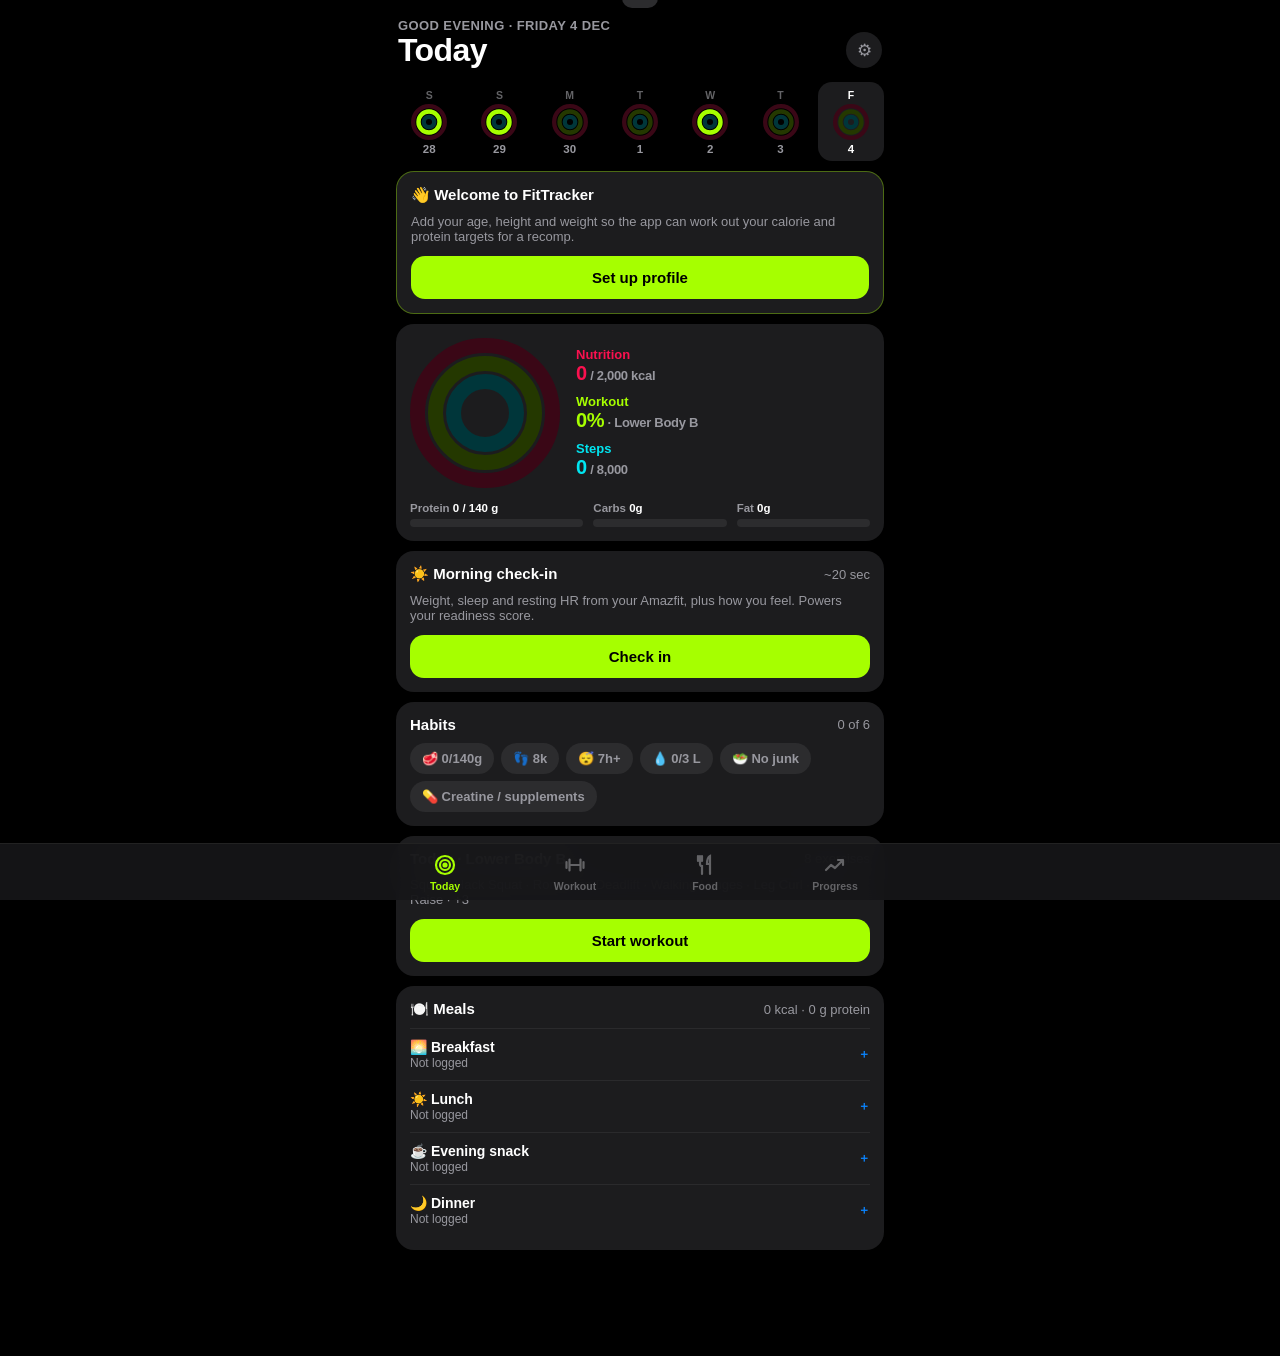
<file: index.html>
<!DOCTYPE html>
<html lang="en">
<head>
<meta charset="utf-8">
<meta name="viewport" content="width=device-width, initial-scale=1, viewport-fit=cover">
<meta name="theme-color" content="#000000">
<meta name="color-scheme" content="dark">
<meta name="apple-mobile-web-app-capable" content="yes">
<meta name="mobile-web-app-capable" content="yes">
<meta name="apple-mobile-web-app-status-bar-style" content="black-translucent">
<meta name="apple-mobile-web-app-title" content="FitTracker">
<meta name="description" content="Personal recomp tracker: workouts, food, habits and weekly review.">
<title>FitTracker</title>
<link rel="manifest" href="manifest.webmanifest">
<link rel="icon" href="icons/icon.svg" type="image/svg+xml">
<link rel="apple-touch-icon" href="icons/icon-192.png">
<link rel="stylesheet" href="css/app.css">
</head>
<body>
<main class="app">
  <section class="screen" id="screen-today"></section>
  <section class="screen" id="screen-workout"></section>
  <section class="screen" id="screen-food"></section>
  <section class="screen" id="screen-progress"></section>
</main>

<div class="rest" id="rest">
  <div class="prog"></div>
  <span>⏱ Rest</span><span class="time grow">0:00</span>
  <button data-a="restAdd" data-s="-15">−15</button>
  <button data-a="restAdd" data-s="15">+15</button>
  <button data-a="restSkip">Skip</button>
</div>

<nav class="tabbar"><div class="tabbar-in">
  <button class="tab" data-a="tab" data-t="today">
    <svg viewBox="0 0 24 24" fill="none" stroke="currentColor" stroke-width="2.2"><circle cx="12" cy="12" r="9"/><circle cx="12" cy="12" r="5"/><circle cx="12" cy="12" r="1.5" fill="currentColor"/></svg>Today</button>
  <button class="tab" data-a="tab" data-t="workout">
    <svg viewBox="0 0 24 24" fill="none" stroke="currentColor" stroke-width="2.2" stroke-linecap="round"><path d="M6.5 6.5v11M17.5 6.5v11M3.5 9v6M20.5 9v6M6.5 12h11"/></svg>Workout</button>
  <button class="tab" data-a="tab" data-t="food">
    <svg viewBox="0 0 24 24" fill="none" stroke="currentColor" stroke-width="2.2" stroke-linecap="round"><path d="M7 3v8a2 2 0 0 0 2 2v8M5 3v5M9 3v5M17 21V3c-2 1-3 4-3 8h3"/></svg>Food</button>
  <button class="tab" data-a="tab" data-t="progress">
    <svg viewBox="0 0 24 24" fill="none" stroke="currentColor" stroke-width="2.2" stroke-linecap="round" stroke-linejoin="round"><path d="M3 17l5-5 4 3 8-8M15 7h5v5"/></svg>Progress</button>
</div></nav>

<div class="overlay" id="overlay"></div>
<div class="sheet" id="sheet" role="dialog" aria-modal="true">
  <div class="sheet-h"><h2 id="sheet-title"></h2><div class="row"><span id="sheet-right"></span><button class="icon-btn" data-a="closeSheet" aria-label="Close">✕</button></div></div>
  <div class="sheet-b" id="sheet-body"></div>
</div>
<div class="toast" id="toast"></div>

<script type="module" src="js/app.js"></script>
</body>
</html>
</file>
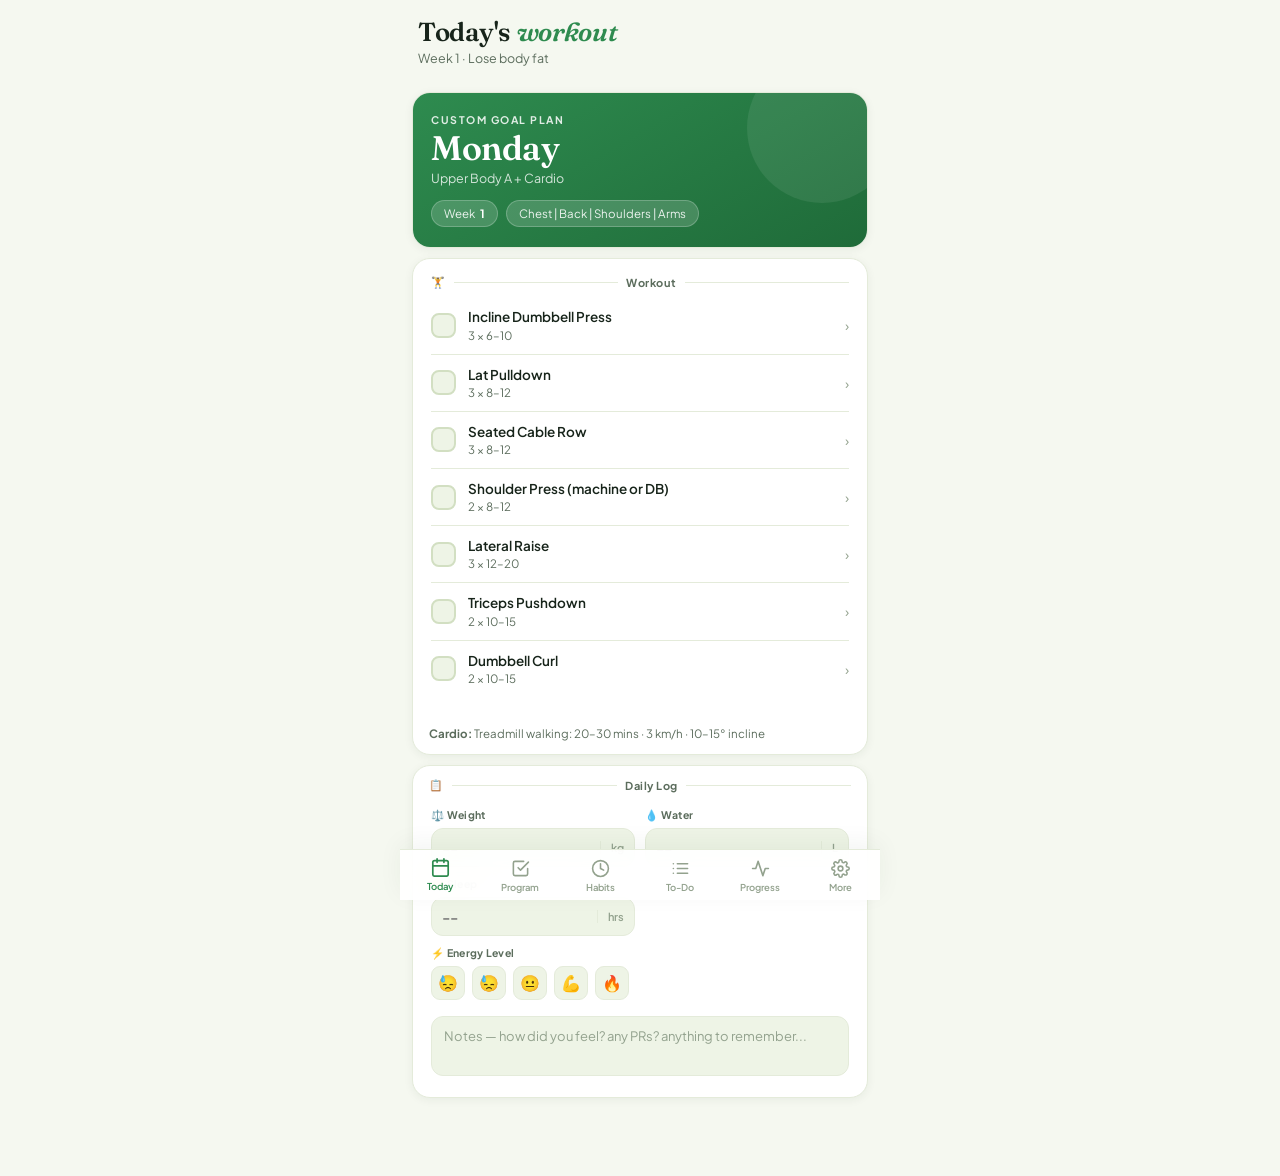
<file: old/index.html>
<!DOCTYPE html>
<html lang="en">
<head>
<meta charset="UTF-8"/>
<meta name="viewport" content="width=device-width, initial-scale=1.0, maximum-scale=1.0, user-scalable=no"/>
<meta name="theme-color" content="#2E8B4F"/>
<meta name="apple-mobile-web-app-capable" content="yes"/>
<meta name="apple-mobile-web-app-status-bar-style" content="default"/>
<meta name="apple-mobile-web-app-title" content="FitTracker"/>
<title>FitTracker — Your Fitness Companion</title>
<link rel="preconnect" href="https://fonts.googleapis.com"/>
<link href="https://fonts.googleapis.com/css2?family=Fraunces:opsz,wght@9..144,400;9..144,500;9..144,600;9..144,700&family=Plus+Jakarta+Sans:wght@400;500;600;700;800&display=swap" rel="stylesheet"/>
<style>
:root {
  --bg:        #F5F8F0;
  --surface:   #FFFFFF;
  --card:      #FFFFFF;
  --card2:     #EEF4E6;
  --border:    #E4EBDA;
  --border2:   #D2DFC2;
  --lime:      #2E8B4F;
  --lime-dim:  #1F6B39;
  --coral:     #E8623B;
  --blue:      #2E86AB;
  --purple:    #8467D6;
  --gold:      #DB9A2C;
  --text:      #17241A;
  --text2:     #5C6D5D;
  --text3:     #93A28E;
  --success:   #2FA84F;
  --r:         18px;
  --r-sm:      12px;
  --shadow-sm: 0 2px 10px rgba(23,54,28,.06);
  --shadow-md: 0 10px 28px rgba(23,54,28,.10);
  --safe-top:  env(safe-area-inset-top, 0px);
  --safe-bot:  env(safe-area-inset-bottom, 0px);
}
*{margin:0;padding:0;box-sizing:border-box;-webkit-tap-highlight-color:transparent;}
html{font-size:15px;background:var(--bg);}
body{
  font-family:'Plus Jakarta Sans',sans-serif;
  background:var(--bg);
  color:var(--text);
  min-height:100dvh;
  overflow-x:hidden;
  padding-bottom:calc(70px + var(--safe-bot));
  -webkit-font-smoothing:antialiased;
}

/* ── TYPOGRAPHY ── */
.font-cond { font-family:'Fraunces',serif; font-optical-sizing:auto; }
.mono      { font-family:'Plus Jakarta Sans',sans-serif; font-variant-numeric:tabular-nums; letter-spacing:-.2px; }

/* ── LAYOUT ── */
.app-shell { max-width:480px; margin:0 auto; position:relative; }

/* ── BOTTOM NAV ── */
.bottom-nav {
  position:fixed; bottom:0; left:0; right:0;
  max-width:480px; margin:0 auto;
  background:rgba(255,255,255,.92);
  border-top:1px solid var(--border);
  display:flex;
  padding-bottom:var(--safe-bot);
  z-index:100;
  backdrop-filter:blur(20px) saturate(1.4);
  -webkit-backdrop-filter:blur(20px) saturate(1.4);
  box-shadow:0 -6px 24px rgba(23,54,28,.05);
}
.nav-btn {
  flex:1; display:flex; flex-direction:column;
  align-items:center; justify-content:center;
  padding:9px 2px 7px;
  gap:3px; border:none; background:none;
  cursor:pointer; color:var(--text3);
  font-family:'Plus Jakarta Sans',sans-serif;
  font-size:9.5px; font-weight:600;
  transition:color .2s, transform .2s;
  position:relative;
}
.nav-btn.active { color:var(--lime); transform:translateY(-1px); }
.nav-btn svg { width:19px; height:19px; transition:transform .2s cubic-bezier(.34,1.56,.64,1); }
.nav-btn.active svg { transform:scale(1.08); }
.nav-dot {
  position:absolute; top:8px; right:calc(50% - 14px);
  width:6px; height:6px; border-radius:50%;
  background:var(--coral); display:none;
  box-shadow:0 0 0 2px #fff;
}
.nav-btn.has-badge .nav-dot { display:block; }

/* ── PAGE HEADER ── */
.page-header {
  padding:calc(var(--safe-top) + 18px) 18px 14px;
  position:sticky; top:0;
  background:var(--bg);
  z-index:50;
}
.page-header h1 {
  font-family:'Fraunces',serif;
  font-optical-sizing:auto;
  font-size:26px; font-weight:600;
  letter-spacing:-.3px; line-height:1.1;
  color:var(--text);
}
.page-header h1 span { color:var(--lime); font-style:italic; }
.header-sub { font-size:12.5px; color:var(--text2); margin-top:3px; }

/* ── SCREENS ── */
.screen { display:none; }
.screen.active { display:block; }

/* ── CARDS ── */
.card {
  background:var(--card);
  border:1px solid var(--border);
  border-radius:var(--r);
  overflow:hidden;
  box-shadow:var(--shadow-sm);
}
.card + .card { margin-top:10px; }

/* ── TODAY SCREEN ── */
.today-hero {
  padding:20px 18px;
  background:linear-gradient(150deg,var(--lime) 0%,var(--lime-dim) 100%);
  position:relative;
  overflow:hidden;
}
.today-hero::after{
  content:''; position:absolute; top:-40px; right:-30px;
  width:150px; height:150px; border-radius:50%;
  background:rgba(255,255,255,.08);
}
.today-phase {
  font-size:10.5px; font-weight:700;
  color:rgba(255,255,255,.85); letter-spacing:1.5px;
  text-transform:uppercase; margin-bottom:5px;
  position:relative;
}
.today-day-name {
  font-family:'Fraunces',serif;
  font-optical-sizing:auto;
  font-size:34px; font-weight:600; line-height:1.05;
  letter-spacing:-.5px; color:#fff;
  position:relative;
}
.today-date { font-size:12.5px; color:rgba(255,255,255,.8); margin-top:4px; position:relative; }
.today-meta {
  display:flex; gap:8px; margin-top:14px; flex-wrap:wrap;
  position:relative;
}
.meta-pill {
  background:rgba(255,255,255,.16);
  border:1px solid rgba(255,255,255,.22);
  border-radius:100px;
  padding:5px 12px;
  font-size:11.5px; color:rgba(255,255,255,.9);
  display:flex; align-items:center; gap:5px;
}
.meta-pill b { color:#fff; }

/* Progress ring */
.progress-ring-wrap {
  display:flex; align-items:center; gap:16px;
  padding:16px 18px;
  border-bottom:1px solid var(--border);
}
.ring-container { position:relative; width:64px; height:64px; flex-shrink:0; }
.ring-container svg { transform:rotate(-90deg); }
.ring-bg { fill:none; stroke:var(--border); stroke-width:5; }
.ring-fill {
  fill:none; stroke:var(--lime); stroke-width:5;
  stroke-linecap:round;
  transition:stroke-dashoffset .5s cubic-bezier(.4,0,.2,1);
}
.ring-text {
  position:absolute; inset:0;
  display:flex; align-items:center; justify-content:center;
  font-family:'Fraunces',serif;
  font-size:16px; font-weight:600; color:var(--lime);
}
.ring-info h3 {
  font-size:14px; font-weight:600; margin-bottom:2px;
}
.ring-info p { font-size:12px; color:var(--text2); }

/* Session blocks */
.session-block { padding:2px 18px 6px; }
.session-label {
  display:flex; align-items:center; gap:8px;
  padding:14px 0 8px;
  font-size:11px; font-weight:700;
  color:var(--text2); letter-spacing:.5px;
  text-transform:none;
}
.session-label span {
  height:1px; flex:1; background:var(--border);
}
.session-divider { height:1px; background:var(--border); margin:0 18px; }

/* Exercise row */
.ex-row {
  display:flex; align-items:center; gap:12px;
  padding:11px 0;
  border-bottom:1px solid var(--border);
  cursor:pointer;
  transition:opacity .15s;
  user-select:none;
}
.ex-row:last-child { border-bottom:none; }
.ex-row:active { opacity:.6; }

.ex-check {
  width:25px; height:25px; flex-shrink:0;
  border-radius:8px;
  border:2px solid var(--border2);
  display:flex; align-items:center; justify-content:center;
  transition:all .2s cubic-bezier(.34,1.56,.64,1);
  background:var(--card2);
}
.ex-row.done .ex-check {
  background:var(--lime);
  border-color:var(--lime);
  transform:scale(1.06);
  box-shadow:0 3px 10px rgba(46,139,79,.35);
}
.ex-check svg { opacity:0; transition:opacity .15s; color:#fff; }
.ex-row.done .ex-check svg { opacity:1; }

.ex-text { flex:1; min-width:0; }
.ex-name {
  font-size:13.5px; font-weight:600;
  transition:color .2s;
  line-height:1.35;
}
.ex-row.done .ex-name {
  color:var(--text3);
  text-decoration:line-through;
  text-decoration-color:var(--text3);
}
.ex-detail { font-size:11.5px; color:var(--text2); margin-top:1px; }

/* Rest day */
.rest-card {
  margin:18px;
  padding:26px 20px;
  background:linear-gradient(150deg,var(--card2),var(--card));
  border-radius:var(--r);
  border:1px solid var(--border);
  text-align:center;
}
.rest-icon { font-size:40px; margin-bottom:10px; }
.rest-card h3 {
  font-family:'Fraunces',serif;
  font-size:22px; font-weight:600; margin-bottom:5px;
}
.rest-card p { font-size:13px; color:var(--text2); line-height:1.4; }

/* Daily log */
.daily-log {
  padding:16px 18px;
  display:grid; grid-template-columns:1fr 1fr;
  gap:10px;
}
.log-item label {
  font-size:10.5px; font-weight:700;
  color:var(--text2); letter-spacing:.3px;
  text-transform:none; display:block;
  margin-bottom:6px;
}
.log-input-wrap {
  display:flex; align-items:center;
  background:var(--card2);
  border:1px solid var(--border);
  border-radius:var(--r-sm);
  overflow:hidden;
  transition:border-color .2s;
}
.log-input-wrap:focus-within{ border-color:var(--lime); }
.log-input-wrap input {
  flex:1; background:none; border:none;
  color:var(--text); font-family:'Plus Jakarta Sans',sans-serif;
  font-size:15px; font-weight:600;
  font-variant-numeric:tabular-nums;
  padding:9px 10px; outline:none;
  width:100%;
}
.log-unit {
  padding:0 10px;
  font-size:11px; color:var(--text3);
  font-weight:600;
  border-left:1px solid var(--border);
}

/* Energy stars */
.energy-row { grid-column:1/-1; }
.stars {
  display:flex; gap:7px; margin-top:6px;
}
.star-btn {
  width:34px; height:34px;
  background:var(--card2);
  border:1px solid var(--border);
  border-radius:9px;
  font-size:16px;
  cursor:pointer;
  display:flex; align-items:center; justify-content:center;
  transition:all .2s; flex-shrink:0;
}
.star-btn.active {
  background:var(--gold);
  border-color:var(--gold);
  transform:scale(1.05);
}

/* Notes */
.notes-wrap { padding:0 18px 18px; }
.notes-wrap textarea {
  width:100%; background:var(--card2);
  border:1px solid var(--border);
  border-radius:var(--r-sm);
  color:var(--text); font-family:'Plus Jakarta Sans',sans-serif;
  font-size:13px; padding:11px 12px;
  resize:none; outline:none;
  min-height:60px;
  transition:border-color .2s;
}
.notes-wrap textarea:focus { border-color:var(--lime); }
.notes-wrap textarea::placeholder { color:var(--text3); }

/* ── WEEK SCREEN ── */
.week-grid { padding:12px 14px; display:flex; flex-direction:column; gap:9px; }
.week-day-card {
  background:var(--card);
  border:1px solid var(--border);
  border-radius:var(--r);
  overflow:hidden;
  cursor:pointer;
  transition:border-color .2s, transform .15s;
  box-shadow:var(--shadow-sm);
}
.week-day-card:active{ transform:scale(.99); }
.week-day-card.today-card { border-color:var(--lime); box-shadow:0 0 0 1px var(--lime),var(--shadow-sm); }
.week-day-card.complete-card { border-color:var(--success); }

.wdc-header {
  display:flex; align-items:center; gap:11px;
  padding:11px 15px;
}
.wdc-day {
  font-family:'Fraunces',serif;
  font-size:19px; font-weight:600;
  width:36px; flex-shrink:0;
}
.wdc-info { flex:1; min-width:0; }
.wdc-title { font-size:13px; font-weight:600; }
.wdc-sub { font-size:11.5px; color:var(--text2); margin-top:1px; }
.wdc-status {
  width:28px; height:28px; border-radius:50%;
  display:flex; align-items:center; justify-content:center;
  flex-shrink:0;
}
.wdc-status.empty {
  border:2px solid var(--border2);
}
.wdc-status.partial {
  border:2px solid var(--gold);
  color:var(--gold); font-size:11px; font-weight:700;
}
.wdc-status.full {
  background:var(--success);
  box-shadow:0 3px 8px rgba(47,168,79,.35);
}

.wdc-progress-bar {
  height:4px;
  background:var(--border);
}
.wdc-progress-fill {
  height:100%;
  background:var(--lime);
  transition:width .4s;
}

/* Phase tabs */
.phase-tabs {
  display:flex; gap:7px;
  padding:12px 14px 0;
  overflow-x:auto;
  scrollbar-width:none;
}
.phase-tabs::-webkit-scrollbar { display:none; }
.phase-tab {
  padding:7px 15px;
  border-radius:100px;
  font-size:12px; font-weight:700;
  border:1px solid var(--border);
  background:var(--card);
  color:var(--text2);
  cursor:pointer; white-space:nowrap;
  transition:all .2s;
}
.phase-tab.active {
  background:var(--lime);
  border-color:var(--lime);
  color:#fff;
  box-shadow:0 4px 12px rgba(46,139,79,.3);
}

/* ── PROGRESS SCREEN ── */
.progress-section { padding:12px 14px 0; }
.section-title {
  font-family:'Fraunces',serif;
  font-size:19px; font-weight:600;
  letter-spacing:-.2px; margin-bottom:10px;
  color:var(--text);
}
.section-title span { color:var(--lime); font-style:italic; }

/* Weight chart */
.chart-wrap {
  background:var(--card);
  border:1px solid var(--border);
  border-radius:var(--r);
  padding:16px;
  margin-bottom:10px;
  box-shadow:var(--shadow-sm);
}
.chart-canvas-wrap { position:relative; height:160px; }
canvas { width:100%!important; }

/* Stats grid */
.stats-grid {
  display:grid; grid-template-columns:1fr 1fr;
  gap:9px; margin-bottom:10px;
}
.stat-card {
  background:var(--card);
  border:1px solid var(--border);
  border-radius:var(--r);
  padding:15px;
  box-shadow:var(--shadow-sm);
}
.stat-label { font-size:10.5px; color:var(--text2); letter-spacing:.3px; font-weight:600; }
.stat-value {
  font-family:'Fraunces',serif;
  font-size:29px; font-weight:600;
  line-height:1.15; margin-top:3px;
  color:var(--text);
}
.stat-value.lime   { color:var(--lime); }
.stat-value.coral  { color:var(--coral); }
.stat-value.blue   { color:var(--blue); }
.stat-value.gold   { color:var(--gold); }
.stat-sub { font-size:11px; color:var(--text3); margin-top:2px; }

/* Weekly completion bars */
.week-bars { display:flex; flex-direction:column; gap:9px; }
.week-bar-row {
  display:flex; align-items:center; gap:10px;
}
.week-bar-label {
  font-size:11px; color:var(--text2);
  font-weight:600;
  width:42px; flex-shrink:0;
}
.week-bar-track {
  flex:1; height:8px;
  background:var(--border);
  border-radius:100px; overflow:hidden;
}
.week-bar-fill {
  height:100%; border-radius:100px;
  background:var(--lime);
  transition:width .6s cubic-bezier(.4,0,.2,1);
}
.week-bar-pct {
  font-size:11px; color:var(--text2);
  font-weight:600;
  width:32px; text-align:right; flex-shrink:0;
}

/* Streak */
.streak-row {
  display:flex; gap:5px;
  flex-wrap:wrap; margin-top:6px;
}
.streak-dot {
  width:28px; height:28px; border-radius:8px;
  display:flex; align-items:center; justify-content:center;
  font-size:9px; font-weight:700;
  background:var(--card2); color:var(--text3);
  border:1px solid var(--border);
}
.streak-dot.done { background:var(--lime); color:#fff; border-color:var(--lime); }
.streak-dot.today { border-color:var(--lime); color:var(--lime); }

/* ── SETTINGS SCREEN ── */
.settings-section { padding:12px 14px; }
.settings-group {
  background:var(--card);
  border:1px solid var(--border);
  border-radius:var(--r);
  overflow:hidden;
  margin-bottom:10px;
  box-shadow:var(--shadow-sm);
}
.settings-row {
  display:flex; align-items:center;
  padding:15px 16px;
  border-bottom:1px solid var(--border);
  gap:12px;
}
.settings-row:last-child { border-bottom:none; }
.settings-icon {
  width:38px; height:38px; border-radius:11px;
  display:flex; align-items:center; justify-content:center;
  font-size:18px; flex-shrink:0;
}
.settings-text { flex:1; }
.settings-text h4 { font-size:14px; font-weight:600; }
.settings-text p { font-size:11.5px; color:var(--text2); margin-top:1px; }
.settings-action {
  padding:8px 15px;
  border-radius:100px;
  border:1px solid var(--border2);
  background:var(--card2);
  color:var(--text); font-family:'Plus Jakarta Sans',sans-serif;
  font-size:12px; font-weight:600; cursor:pointer;
  transition:all .2s; white-space:nowrap;
}
.settings-action:hover { border-color:var(--lime); color:var(--lime); background:var(--border); }
.toggle {
  width:44px; height:26px; border-radius:100px;
  background:var(--border2);
  border:none; cursor:pointer;
  position:relative; transition:background .2s;
  flex-shrink:0;
}
.toggle::after {
  content:''; position:absolute;
  width:20px; height:20px; border-radius:50%;
  background:white; top:3px; left:3px;
  transition:transform .2s;
  box-shadow:0 1px 3px rgba(0,0,0,.2);
}
.toggle.on { background:var(--lime); }
.toggle.on::after { transform:translateX(18px); }

/* Profile inputs */
.profile-inputs { padding:12px 14px; display:flex; flex-direction:column; gap:10px; }
.profile-field label {
  font-size:10.5px; font-weight:700; color:var(--text2);
  letter-spacing:.3px; text-transform:none;
  display:block; margin-bottom:6px;
}
.profile-field input {
  width:100%; background:var(--card);
  border:1px solid var(--border2);
  border-radius:var(--r-sm);
  color:var(--text); font-family:'Plus Jakarta Sans',sans-serif;
  font-size:15px; padding:11px 12px;
  outline:none; transition:border-color .2s;
}
.profile-field input:focus { border-color:var(--lime); }

/* ── TOAST ── */
.toast {
  position:fixed; bottom:calc(78px + var(--safe-bot) + 8px);
  left:50%; transform:translateX(-50%) translateY(20px);
  background:var(--text);
  color:#fff;
  border-radius:100px;
  padding:11px 22px;
  font-size:13px; font-weight:600;
  opacity:0; transition:all .3s;
  pointer-events:none; z-index:200;
  white-space:nowrap;
  max-width:90vw;
  box-shadow:0 10px 24px rgba(23,54,28,.25);
}
.toast.show { opacity:1; transform:translateX(-50%) translateY(0); }

/* ── MODAL ── */
.modal-overlay {
  position:fixed; inset:0;
  background:rgba(23,36,26,.5);
  z-index:150; display:none;
  align-items:flex-end;
  backdrop-filter:blur(4px);
}
.modal-overlay.open { display:flex; }
.modal-sheet {
  width:100%; max-height:85dvh;
  background:var(--surface);
  border-radius:24px 24px 0 0;
  border:1px solid var(--border);
  overflow-y:auto;
  animation:slideUp .3s cubic-bezier(.34,1.56,.64,1);
  padding-bottom:var(--safe-bot);
  max-width:480px; margin:0 auto;
}
@keyframes slideUp {
  from { transform:translateY(100%); }
  to   { transform:translateY(0); }
}
.modal-handle {
  width:36px; height:4px; border-radius:2px;
  background:var(--border2); margin:10px auto 0;
}
.modal-header {
  padding:14px 18px 12px;
  display:flex; align-items:center; justify-content:space-between;
  border-bottom:1px solid var(--border);
}
.modal-title {
  font-family:'Fraunces',serif;
  font-size:20px; font-weight:600;
}
.modal-close {
  width:28px; height:28px; border-radius:50%;
  background:var(--card2); border:none;
  color:var(--text2); font-size:16px;
  cursor:pointer; display:flex;
  align-items:center; justify-content:center;
}

/* ── INSTALL BANNER ── */
.install-banner {
  margin:14px 14px 0;
  background:linear-gradient(135deg,#E3F3DC,#D8EFCB);
  border:1px solid #A9D89A;
  border-radius:var(--r);
  padding:15px;
  display:flex; align-items:center; gap:12px;
}
.install-banner-icon { font-size:28px; flex-shrink:0; }
.install-banner-text h4 { font-size:13px; font-weight:700; color:var(--lime-dim); }
.install-banner-text p { font-size:11px; color:var(--text2); margin-top:2px; }
.install-btn {
  margin-left:auto; flex-shrink:0;
  padding:9px 16px; border-radius:100px;
  background:var(--lime); border:none;
  color:#fff; font-family:'Plus Jakarta Sans',sans-serif;
  font-size:12px; font-weight:700; cursor:pointer;
}
.install-dismiss {
  background:none; border:none; color:var(--text3);
  font-size:18px; cursor:pointer; padding:4px; margin-left:4px;
}

/* Reminder time picker */
.reminder-time {
  display:flex; align-items:center; gap:8px;
}
.reminder-time input[type=time] {
  background:var(--card2); border:1px solid var(--border2);
  border-radius:var(--r-sm); color:var(--text);
  font-family:'Plus Jakarta Sans',sans-serif; font-size:14px;
  padding:6px 10px; outline:none;
}

/* Button */
.btn {
  padding:12px 24px; border-radius:100px;
  font-family:'Plus Jakarta Sans',sans-serif;
  font-size:14px; font-weight:700;
  cursor:pointer; border:none;
  transition:all .2s;
}
.btn-primary { background:var(--lime); color:#fff; box-shadow:0 6px 16px rgba(46,139,79,.3); }
.btn-primary:active { transform:scale(.97); }
.btn-ghost {
  background:var(--card2);
  border:1px solid var(--border2);
  color:var(--text);
}

/* Scrollbar */
::-webkit-scrollbar { width:4px; }
::-webkit-scrollbar-track { background:transparent; }
::-webkit-scrollbar-thumb { background:var(--border2); border-radius:2px; }

/* ── HABIT TRACKER ── */
.habit-date-strip {
  display:flex; gap:7px; padding:14px 14px 4px;
  overflow-x:auto; scrollbar-width:none;
}
.habit-date-strip::-webkit-scrollbar{display:none;}
.hds-day {
  display:flex; flex-direction:column; align-items:center;
  min-width:40px; padding:9px 6px;
  border-radius:12px; cursor:pointer;
  border:1px solid var(--border);
  background:var(--card);
  transition:all .2s; flex-shrink:0;
}
.hds-day.active {
  background:var(--lime); border-color:var(--lime);
  box-shadow:0 4px 10px rgba(46,139,79,.3);
}
.hds-day.active .hds-dow,
.hds-day.active .hds-num { color:#fff; }
.hds-dow { font-size:9px; font-weight:700; color:var(--text3); letter-spacing:.3px; text-transform:uppercase; }
.hds-num { font-family:'Fraunces',serif; font-size:18px; font-weight:600; color:var(--text); line-height:1.2; }

.habit-section { padding:12px 14px 0; }
.habit-section-title {
  font-size:10.5px; font-weight:700; letter-spacing:.4px;
  color:var(--text3); text-transform:uppercase;
  padding:8px 0 7px; display:flex; align-items:center; gap:8px;
}
.habit-section-title span { flex:1; height:1px; background:var(--border); }

.habit-card {
  background:var(--card);
  border:1px solid var(--border);
  border-radius:var(--r);
  margin-bottom:9px;
  overflow:hidden;
  box-shadow:var(--shadow-sm);
}
.habit-row {
  display:flex; align-items:center; gap:12px;
  padding:13px 15px;
  cursor:pointer; user-select:none;
  transition:background .15s;
}
.habit-row:active { background:var(--card2); }
.habit-icon {
  width:38px; height:38px; border-radius:11px;
  display:flex; align-items:center; justify-content:center;
  font-size:18px; flex-shrink:0;
  background:var(--card2); border:1px solid var(--border);
}
.habit-info { flex:1; min-width:0; }
.habit-name { font-size:14px; font-weight:600; }
.habit-streak {
  font-size:11px; color:var(--text2); margin-top:2px;
  display:flex; align-items:center; gap:4px;
}
.streak-fire { color:var(--coral); }
.habit-check {
  width:29px; height:29px; border-radius:9px;
  border:2px solid var(--border2);
  display:flex; align-items:center; justify-content:center;
  flex-shrink:0; transition:all .2s cubic-bezier(.34,1.56,.64,1);
  color:#fff;
}
.habit-row.habit-done .habit-check {
  background:var(--lime); border-color:var(--lime);
  transform:scale(1.08);
}
.habit-row.habit-done .habit-name { color:var(--text3); }
.habit-row.habit-done .habit-check svg { opacity:1 !important; }
.habit-check svg { opacity:0; transition:opacity .15s; }

/* Weekly grid inside habit card */
.habit-week-grid {
  display:flex; gap:3px;
  padding:0 15px 13px;
}
.hwg-cell {
  flex:1; height:8px; border-radius:4px;
  background:var(--border2);
  transition:background .3s;
}
.hwg-cell.done { background:var(--lime); }
.hwg-cell.today { outline:1.5px solid var(--lime); outline-offset:1px; }

/* Add habit form */
.add-habit-btn {
  width:100%; padding:13px;
  background:var(--card); border:1.5px dashed var(--border2);
  border-radius:var(--r); color:var(--text2);
  font-family:'Plus Jakarta Sans',sans-serif; font-size:13px; font-weight:600;
  cursor:pointer; display:flex; align-items:center;
  justify-content:center; gap:8px; margin-bottom:9px;
  transition:all .2s;
}
.add-habit-btn:hover { border-color:var(--lime); color:var(--lime); }

.habit-form {
  background:var(--card);
  border:1px solid var(--border);
  border-radius:var(--r);
  padding:15px; margin-bottom:9px;
  box-shadow:var(--shadow-sm);
}
.habit-form input, .habit-form select {
  width:100%; background:var(--card2);
  border:1px solid var(--border2); border-radius:var(--r-sm);
  color:var(--text); font-family:'Plus Jakarta Sans',sans-serif;
  font-size:14px; padding:10px 12px;
  outline:none; margin-bottom:8px;
  transition:border-color .2s;
}
.habit-form input:focus { border-color:var(--lime); }
.habit-form-row { display:flex; gap:8px; }
.habit-emoji-pick {
  display:flex; flex-wrap:wrap; gap:6px;
  margin-bottom:10px;
}
.emoji-opt {
  width:36px; height:36px; border-radius:9px;
  background:var(--card2); border:1.5px solid var(--border2);
  font-size:18px; cursor:pointer;
  display:flex; align-items:center; justify-content:center;
  transition:all .2s;
}
.emoji-opt.selected { border-color:var(--lime); background:rgba(46,139,79,.1); }

/* Habit stats */
.habit-stats-row {
  display:grid; grid-template-columns:repeat(3,1fr);
  gap:9px; margin-bottom:10px;
}
.hstat {
  background:var(--card); border:1px solid var(--border);
  border-radius:var(--r); padding:13px; text-align:center;
  box-shadow:var(--shadow-sm);
}
.hstat-val {
  font-family:'Fraunces',serif;
  font-size:25px; font-weight:600;
  color:var(--text);
}
.hstat-lbl { font-size:10px; color:var(--text2); margin-top:2px; text-transform:none; font-weight:600; }

/* ── TO-DO LIST ── */
.todo-tabs {
  display:flex; border-bottom:1px solid var(--border);
  padding:0 14px;
}
.todo-tab {
  padding:12px 16px 10px; font-size:13px; font-weight:700;
  color:var(--text2); cursor:pointer; border:none;
  background:none; border-bottom:2px solid transparent;
  margin-bottom:-1px; transition:all .2s;
  display:flex; align-items:center; gap:6px;
}
.todo-tab.active { color:var(--lime); border-bottom-color:var(--lime); }
.todo-badge {
  min-width:18px; height:18px; border-radius:100px;
  background:var(--card2); border:1px solid var(--border2);
  font-size:10px; font-weight:700; color:var(--text2);
  display:inline-flex; align-items:center; justify-content:center;
  padding:0 5px;
}
.todo-tab.active .todo-badge { background:rgba(46,139,79,.15); color:var(--lime); border-color:rgba(46,139,79,.3); }

.todo-panel { display:none; padding:10px 14px; }
.todo-panel.active { display:block; }

/* Add task input */
.todo-add-wrap {
  display:flex; gap:8px; margin-bottom:12px;
}
.todo-add-wrap input {
  flex:1; background:var(--card);
  border:1px solid var(--border2); border-radius:var(--r-sm);
  color:var(--text); font-family:'Plus Jakarta Sans',sans-serif;
  font-size:14px; padding:11px 12px;
  outline:none; transition:border-color .2s;
}
.todo-add-wrap input:focus { border-color:var(--lime); }
.todo-add-btn {
  width:44px; height:44px; border-radius:var(--r-sm);
  background:var(--lime); border:none;
  font-size:22px; font-weight:400;
  color:#fff; cursor:pointer;
  display:flex; align-items:center; justify-content:center;
  flex-shrink:0; transition:transform .15s;
  box-shadow:0 6px 14px rgba(46,139,79,.3);
}
.todo-add-btn:active { transform:scale(.93); }

/* Priority selector */
.priority-row {
  display:flex; gap:6px; margin-bottom:10px;
}
.pri-btn {
  padding:5px 13px; border-radius:100px;
  font-size:11px; font-weight:700;
  border:1px solid var(--border2);
  background:var(--card2); color:var(--text2);
  cursor:pointer; transition:all .15s;
}
.pri-btn.sel-high   { background:rgba(232,98,59,.13);  border-color:var(--coral);  color:var(--coral); }
.pri-btn.sel-medium { background:rgba(219,154,44,.15); border-color:var(--gold);   color:var(--gold); }
.pri-btn.sel-low    { background:rgba(46,134,171,.13); border-color:var(--blue);   color:var(--blue); }

/* Task item */
.task-item {
  display:flex; align-items:flex-start; gap:10px;
  padding:12px 15px;
  background:var(--card);
  border:1px solid var(--border);
  border-radius:var(--r);
  margin-bottom:7px;
  cursor:pointer; user-select:none;
  transition:all .2s;
  position:relative; overflow:hidden;
  box-shadow:var(--shadow-sm);
}
.task-item::before {
  content:''; position:absolute;
  left:0; top:0; bottom:0; width:3px;
}
.task-item.pri-high::before   { background:var(--coral); }
.task-item.pri-medium::before { background:var(--gold); }
.task-item.pri-low::before    { background:var(--blue); }
.task-item.task-done { opacity:.55; }
.task-item:active { opacity:.7; }

.task-cb {
  width:22px; height:22px; border-radius:7px;
  border:2px solid var(--border2); flex-shrink:0;
  display:flex; align-items:center; justify-content:center;
  transition:all .2s cubic-bezier(.34,1.56,.64,1);
  margin-top:1px; color:#fff;
}
.task-item.task-done .task-cb {
  background:var(--success); border-color:var(--success);
}
.task-cb svg { opacity:0; }
.task-item.task-done .task-cb svg { opacity:1; }

.task-body { flex:1; min-width:0; }
.task-text {
  font-size:13.5px; font-weight:600; line-height:1.35;
}
.task-item.task-done .task-text {
  text-decoration:line-through; color:var(--text3);
}
.task-meta {
  display:flex; align-items:center; gap:8px;
  margin-top:4px;
}
.task-time { font-size:11px; color:var(--text3); font-weight:600; }
.task-pri-tag {
  font-size:10px; font-weight:700; padding:2px 8px;
  border-radius:100px; letter-spacing:.2px;
}
.task-pri-tag.high   { background:rgba(232,98,59,.13);  color:var(--coral); }
.task-pri-tag.medium { background:rgba(219,154,44,.15); color:var(--gold); }
.task-pri-tag.low    { background:rgba(46,134,171,.13); color:var(--blue); }

.task-del {
  background:none; border:none; color:var(--text3);
  font-size:16px; cursor:pointer; padding:2px 4px;
  border-radius:4px; flex-shrink:0; line-height:1;
  transition:color .15s;
}
.task-del:hover { color:var(--coral); }

/* Filters */
.todo-filters {
  display:flex; gap:6px; margin-bottom:10px;
  overflow-x:auto; scrollbar-width:none;
}
.todo-filters::-webkit-scrollbar{display:none;}
.filter-btn {
  padding:6px 13px; border-radius:100px; font-size:11px;
  font-weight:700; border:1px solid var(--border);
  background:var(--card); color:var(--text2);
  cursor:pointer; white-space:nowrap; transition:all .2s;
  flex-shrink:0;
}
.filter-btn.active { background:var(--text); border-color:var(--text); color:#fff; }

/* Daily reset banner */
.daily-reset-note {
  text-align:center; padding:8px;
  font-size:11px; color:var(--text3);
  margin-bottom:8px;
}

/* Empty state */
.todo-empty {
  text-align:center; padding:36px 16px;
  color:var(--text3); font-size:13px;
}
.todo-empty .big { font-size:36px; margin-bottom:8px; }

/* Animations */
@keyframes fadeIn { from{opacity:0;transform:translateY(8px)} to{opacity:1;transform:translateY(0)} }
.screen.active > * { animation:fadeIn .25s ease both; }

/* Empty state */
.empty-state {
  text-align:center; padding:40px 20px;
  color:var(--text2); font-size:13px;
}
.empty-state .big { font-size:40px; margin-bottom:8px; }

/* Confetti burst (CSS only) */
@keyframes confettiBurst {
  0%   { transform:scale(0) rotate(0deg); opacity:1; }
  100% { transform:scale(2) rotate(180deg); opacity:0; }
}
.confetti-ring {
  position:fixed; pointer-events:none; z-index:300;
  width:60px; height:60px; border-radius:50%;
  border:3px solid var(--lime);
  animation:confettiBurst .5s ease-out forwards;
}
</style>
</head>
<body>
<div class="app-shell">

  <!-- INSTALL BANNER -->
  <div class="install-banner" id="installBanner" style="display:none">
    <div class="install-banner-icon">📲</div>
    <div class="install-banner-text">
      <h4>Install FitTracker</h4>
      <p>Add to home screen for offline access</p>
    </div>
    <button class="install-btn" id="installBtn">Install</button>
    <button class="install-dismiss" onclick="dismissInstall()">×</button>
  </div>

  <!-- ═══ TODAY SCREEN ═══ -->
  <div class="screen active" id="screen-today">
    <div class="page-header">
      <h1 class="font-cond">Today's <span>workout</span></h1>
      <p class="header-sub" id="todayHeaderSub">Loading...</p>
    </div>

    <div id="todayContent"></div>
  </div>

  <!-- ═══ WEEK SCREEN ═══ -->
  <div class="screen" id="screen-week">
    <div class="page-header">
      <h1 class="font-cond">Program <span>overview</span></h1>
      <p class="header-sub">8-week fat loss program</p>
    </div>
    <div class="phase-tabs" id="phaseTabs"></div>
    <div class="week-grid" id="weekGrid"></div>
  </div>

  <!-- ═══ PROGRESS SCREEN ═══ -->
  <div class="screen" id="screen-progress">
    <div class="page-header">
      <h1 class="font-cond">Your <span>progress</span></h1>
      <p class="header-sub" id="progressSub">Track your transformation</p>
    </div>
    <div id="progressContent"></div>
  </div>

  <!-- ═══ SETTINGS SCREEN ═══ -->
  <div class="screen" id="screen-settings">
    <div class="page-header">
      <h1 class="font-cond">Settings <span>&</span> profile</h1>
      <p class="header-sub">Customise your experience</p>
    </div>
    <div id="settingsContent"></div>
  </div>

  <!-- ═══ HABITS SCREEN ═══ -->
  <div class="screen" id="screen-habits">
    <div class="page-header">
      <h1 class="font-cond">Habit <span>tracker</span></h1>
      <p class="header-sub" id="habitHeaderSub">Build streaks, stay consistent</p>
    </div>
    <div id="habitsContent"></div>
  </div>

  <!-- ═══ TODO SCREEN ═══ -->
  <div class="screen" id="screen-todo">
    <div class="page-header">
      <h1 class="font-cond">To-do <span>list</span></h1>
      <p class="header-sub" id="todoHeaderSub">Daily tasks + persistent backlog</p>
    </div>
    <div id="todoContent"></div>
  </div>

  <!-- BOTTOM NAV -->
  <nav class="bottom-nav">
    <button class="nav-btn active" onclick="switchTab('today')" id="nav-today">
      <svg viewBox="0 0 24 24" fill="none" stroke="currentColor" stroke-width="2" stroke-linecap="round" stroke-linejoin="round">
        <rect x="3" y="4" width="18" height="18" rx="2"/><line x1="16" y1="2" x2="16" y2="6"/><line x1="8" y1="2" x2="8" y2="6"/><line x1="3" y1="10" x2="21" y2="10"/>
      </svg>
      Today
    </button>
    <button class="nav-btn" onclick="switchTab('week')" id="nav-week">
      <svg viewBox="0 0 24 24" fill="none" stroke="currentColor" stroke-width="2" stroke-linecap="round" stroke-linejoin="round">
        <path d="M9 11l3 3L22 4"/><path d="M21 12v7a2 2 0 01-2 2H5a2 2 0 01-2-2V5a2 2 0 012-2h11"/>
      </svg>
      Program
    </button>
    <button class="nav-btn" onclick="switchTab('habits')" id="nav-habits">
      <svg viewBox="0 0 24 24" fill="none" stroke="currentColor" stroke-width="2" stroke-linecap="round" stroke-linejoin="round">
        <path d="M12 2a10 10 0 100 20A10 10 0 0012 2z"/><path d="M12 6v6l4 2"/>
      </svg>
      Habits
    </button>
    <button class="nav-btn" onclick="switchTab('todo')" id="nav-todo">
      <svg viewBox="0 0 24 24" fill="none" stroke="currentColor" stroke-width="2" stroke-linecap="round" stroke-linejoin="round">
        <line x1="8" y1="6" x2="21" y2="6"/><line x1="8" y1="12" x2="21" y2="12"/><line x1="8" y1="18" x2="21" y2="18"/>
        <line x1="3" y1="6" x2="3.01" y2="6"/><line x1="3" y1="12" x2="3.01" y2="12"/><line x1="3" y1="18" x2="3.01" y2="18"/>
      </svg>
      To-Do
    </button>
    <button class="nav-btn" onclick="switchTab('progress')" id="nav-progress">
      <svg viewBox="0 0 24 24" fill="none" stroke="currentColor" stroke-width="2" stroke-linecap="round" stroke-linejoin="round">
        <polyline points="22 12 18 12 15 21 9 3 6 12 2 12"/>
      </svg>
      Progress
    </button>
    <button class="nav-btn" onclick="switchTab('settings')" id="nav-settings">
      <svg viewBox="0 0 24 24" fill="none" stroke="currentColor" stroke-width="2" stroke-linecap="round" stroke-linejoin="round">
        <circle cx="12" cy="12" r="3"/><path d="M19.4 15a1.65 1.65 0 00.33 1.82l.06.06a2 2 0 010 2.83 2 2 0 01-2.83 0l-.06-.06a1.65 1.65 0 00-1.82-.33 1.65 1.65 0 00-1 1.51V21a2 2 0 01-4 0v-.09A1.65 1.65 0 009 19.4a1.65 1.65 0 00-1.82.33l-.06.06a2 2 0 01-2.83-2.83l.06-.06A1.65 1.65 0 004.68 15a1.65 1.65 0 00-1.51-1H3a2 2 0 010-4h.09A1.65 1.65 0 004.6 9a1.65 1.65 0 00-.33-1.82l-.06-.06a2 2 0 012.83-2.83l.06.06A1.65 1.65 0 009 4.68a1.65 1.65 0 001-1.51V3a2 2 0 014 0v.09a1.65 1.65 0 001 1.51 1.65 1.65 0 001.82-.33l.06-.06a2 2 0 012.83 2.83l-.06.06A1.65 1.65 0 0019.4 9a1.65 1.65 0 001.51 1H21a2 2 0 010 4h-.09a1.65 1.65 0 00-1.51 1z"/>
      </svg>
      More
    </button>
  </nav>
</div>

<!-- TOAST -->
<div class="toast" id="toast"></div>

<!-- DAY DETAIL MODAL -->
<div class="modal-overlay" id="dayModal" onclick="closeDayModal(event)">
  <div class="modal-sheet" id="dayModalContent">
    <div class="modal-handle"></div>
    <div class="modal-header">
      <div class="modal-title" id="modalTitle">Monday</div>
      <button class="modal-close" onclick="closeDayModalDirect()">×</button>
    </div>
    <div id="modalBody"></div>
  </div>
</div>

<script>
// ═══════════════════════════════════════════════════════════════════
//  PROGRAM DATA
// ═══════════════════════════════════════════════════════════════════
const PHASES = [
  { name:"Phase 1", label:"Foundation", weeks:[1,2], color:"#2E8B4F" },
  { name:"Phase 2", label:"Build",       weeks:[3,4], color:"#E8623B" },
  { name:"Phase 3", label:"Intensify",   weeks:[5,6], color:"#8467D6" },
  { name:"Phase 4", label:"Peak",        weeks:[7,8], color:"#E8A93A" },
];

const PROGRAM = [
  // ── PHASE 1 ──────────────────────────────────────────────────
  { day:"Monday",    badge:"Upper + Cardio",
    am:[
      {name:"Treadmill walk/jog", detail:"35 min · Zone 2 (60-70% HR)"},
      {name:"Skipping rope",      detail:"3 × 3 min rounds · 1 min rest"},
      {name:"Cool-down walk",     detail:"10 min easy pace"},
    ],
    pm:[
      {name:"Assisted pull-ups",  detail:"3 × 8-10 reps · 90 s rest"},
      {name:"Push-ups",           detail:"3 × 12-15 reps"},
      {name:"Assisted chin-ups",  detail:"3 × 8 reps"},
      {name:"Diamond push-ups",   detail:"2 × 10"},
      {name:"Plank hold",         detail:"3 × 30 s"},
    ]},
  { day:"Tuesday",   badge:"Lower + Boxing",
    am:[
      {name:"Punching bag",       detail:"5 × 3 min rounds · 1 min rest"},
      {name:"Jump rope",          detail:"4 × 2 min intervals"},
      {name:"Shadow boxing",      detail:"5 min cool-down"},
    ],
    pm:[
      {name:"Bodyweight squats",  detail:"4 × 15 reps"},
      {name:"Reverse lunges",     detail:"3 × 12 each leg"},
      {name:"Glute bridges",      detail:"3 × 15 reps"},
      {name:"Calf raises",        detail:"3 × 20 reps"},
      {name:"Side plank",         detail:"2 × 20 s each side"},
    ]},
  { day:"Wednesday", badge:"Active Recovery",
    am:[
      {name:"Slow treadmill walk",detail:"30 min · easy pace"},
      {name:"Full-body stretch",  detail:"10 min"},
    ],
    pm:[]},
  { day:"Thursday",  badge:"Full Body + Core",
    am:[
      {name:"Incline treadmill",  detail:"30 min · 5-6% incline"},
      {name:"Skipping rope",      detail:"4 × 3 min rounds"},
    ],
    pm:[
      {name:"Assisted pull-ups",  detail:"3 × 10 reps"},
      {name:"Wide push-ups",      detail:"3 × 12 reps"},
      {name:"Jump squats",        detail:"3 × 10 reps"},
      {name:"Mountain climbers",  detail:"3 × 30 s"},
      {name:"Bicycle crunches",   detail:"3 × 20 reps"},
    ]},
  { day:"Friday",    badge:"HIIT Boxing",
    am:[
      {name:"Bag HIIT",           detail:"8 rounds · 30 s on / 30 s off"},
      {name:"Jump rope",          detail:"5 × 2 min"},
      {name:"Easy jog cool-down", detail:"10 min treadmill"},
    ],
    pm:[
      {name:"Push-up variations", detail:"4 × 15 · wide / normal / diamond"},
      {name:"Assisted pull-ups",  detail:"4 × 8 reps"},
      {name:"Plank-to-push-up",   detail:"3 × 10"},
      {name:"Leg raises",         detail:"3 × 12"},
    ]},
  { day:"Saturday",  badge:"Long Cardio",
    am:[
      {name:"Steady treadmill jog",detail:"45 min · 6-7 km/h"},
      {name:"Stretch + roll",     detail:"15 min"},
    ],
    pm:[]},
  { day:"Sunday",    badge:"REST DAY", rest:true, am:[], pm:[] },

  // ── PHASE 2 ──────────────────────────────────────────────────
  { day:"Monday",    badge:"Pull + Push",
    am:[
      {name:"Treadmill intervals",detail:"10 rounds · 2 min jog / 1 min run"},
      {name:"Skipping HIIT",      detail:"5 × 2 min · 30 s rest"},
    ],
    pm:[
      {name:"Pull-ups",           detail:"4 × 10-12 · reduce band tension"},
      {name:"Negative pull-ups",  detail:"3 × 5 · 5 s lower slowly"},
      {name:"Decline push-ups",   detail:"3 × 12"},
      {name:"Pike push-ups",      detail:"3 × 10"},
      {name:"Hollow body hold",   detail:"3 × 30 s"},
    ]},
  { day:"Tuesday",   badge:"Boxing + Legs",
    am:[
      {name:"Bag combos",         detail:"8 × 3 min · 1 min rest"},
      {name:"Footwork drills",    detail:"4 × 1 min lateral"},
      {name:"Skip rope",          detail:"3 × 3 min"},
    ],
    pm:[
      {name:"Jump squats",        detail:"4 × 15"},
      {name:"Bulgarian split squat",detail:"3 × 10 each leg"},
      {name:"Single-leg bridge",  detail:"3 × 12 each"},
      {name:"Calf raises (slow)", detail:"3 × 20"},
      {name:"Hanging knee raises",detail:"3 × 12"},
    ]},
  { day:"Wednesday", badge:"Cardio + Core",
    am:[
      {name:"Treadmill run",      detail:"40 min · 7 km/h"},
      {name:"Incline cool-down",  detail:"10 min"},
    ],
    pm:[
      {name:"Core circuit",       detail:"4 rounds · plank 45s, leg raises 15, bicycle 20, twists 20"},
      {name:"Full-body stretch",  detail:"15 min"},
    ]},
  { day:"Thursday",  badge:"Pull + Push",
    am:[
      {name:"Treadmill intervals",detail:"10 rounds · 2 min jog / 1 min run"},
      {name:"Skipping HIIT",      detail:"5 × 2 min · 30 s rest"},
    ],
    pm:[
      {name:"Pull-ups",           detail:"4 × 10-12 · reduce band tension"},
      {name:"Negative pull-ups",  detail:"3 × 5 · 5 s lower"},
      {name:"Decline push-ups",   detail:"3 × 12"},
      {name:"Pike push-ups",      detail:"3 × 10"},
    ]},
  { day:"Friday",    badge:"Boxing + Legs",
    am:[
      {name:"Bag combos",         detail:"8 × 3 min · 1 min rest"},
      {name:"Footwork drills",    detail:"4 × 1 min lateral"},
      {name:"Skip rope",          detail:"3 × 3 min"},
    ],
    pm:[
      {name:"Jump squats",        detail:"4 × 15"},
      {name:"Bulgarian split squat",detail:"3 × 10 each leg"},
      {name:"Single-leg bridge",  detail:"3 × 12 each"},
      {name:"Hanging knee raises",detail:"3 × 12"},
    ]},
  { day:"Saturday",  badge:"Cardio + Core",
    am:[
      {name:"Treadmill run",      detail:"40 min · 7 km/h"},
      {name:"Incline cool-down",  detail:"10 min"},
    ],
    pm:[
      {name:"Core circuit",       detail:"4 rounds"},
      {name:"Full-body stretch",  detail:"15 min"},
    ]},
  { day:"Sunday",    badge:"REST DAY", rest:true, am:[], pm:[] },

  // ── PHASE 3 ──────────────────────────────────────────────────
  { day:"Monday",    badge:"Strength + HIIT",
    am:[
      {name:"Sprint HIIT treadmill",detail:"12 rounds · 30 s sprint (9-10 km/h) / 90 s jog"},
      {name:"Jump rope fast",     detail:"5 × 2 min · double-unders"},
    ],
    pm:[
      {name:"Unassisted pull-ups",detail:"5 sets · max reps"},
      {name:"Archer push-ups",    detail:"3 × 10"},
      {name:"L-sit hang",         detail:"3 × 15 s"},
      {name:"Dips",               detail:"4 × 12 · on chair"},
      {name:"Dragon flag (beginner)",detail:"3 × 5"},
    ]},
  { day:"Tuesday",   badge:"Full Boxing Drill",
    am:[
      {name:"Warm-up skip",       detail:"5 min"},
      {name:"Bag work combos",    detail:"10 × 3 min · 6-punch combos"},
      {name:"Bobbing & weaving",  detail:"3 × 2 min"},
    ],
    pm:[
      {name:"Pistol squat progression",detail:"3 × 8 each leg"},
      {name:"Plyometric lunges",  detail:"3 × 12"},
      {name:"Wall sit",           detail:"3 × 45 s"},
      {name:"Box jumps",          detail:"3 × 10 · use step/stair"},
      {name:"Core finisher",      detail:"Plank 60s, V-ups 15, side plank 30s"},
    ]},
  { day:"Wednesday", badge:"Distance Run",
    am:[
      {name:"Long run",           detail:"45 min · 7-8 km/h"},
      {name:"Cool-down stretch",  detail:"15 min"},
    ],
    pm:[]},
  { day:"Thursday",  badge:"Strength + HIIT",
    am:[
      {name:"Sprint HIIT treadmill",detail:"12 rounds · 30 s sprint / 90 s jog"},
      {name:"Jump rope fast",     detail:"5 × 2 min"},
    ],
    pm:[
      {name:"Unassisted pull-ups",detail:"5 sets · max reps"},
      {name:"Archer push-ups",    detail:"3 × 10"},
      {name:"Dips",               detail:"4 × 12"},
      {name:"Dragon flag",        detail:"3 × 5"},
    ]},
  { day:"Friday",    badge:"Full Boxing Drill",
    am:[
      {name:"Bag work combos",    detail:"10 × 3 min · 6-punch combos"},
      {name:"Bobbing & weaving",  detail:"3 × 2 min"},
      {name:"Shadow box cool-down",detail:"5 min"},
    ],
    pm:[
      {name:"Pistol squat",       detail:"3 × 8 each leg"},
      {name:"Plyometric lunges",  detail:"3 × 12"},
      {name:"Box jumps",          detail:"3 × 10"},
      {name:"Core finisher",      detail:"Plank 60s, V-ups 15"},
    ]},
  { day:"Saturday",  badge:"Distance Run",
    am:[
      {name:"Long run",           detail:"45 min · 7-8 km/h"},
      {name:"Cool-down stretch",  detail:"15 min"},
    ],
    pm:[
      {name:"Yoga / mobility",    detail:"30 min · optional"},
    ]},
  { day:"Sunday",    badge:"REST DAY", rest:true, am:[], pm:[] },

  // ── PHASE 4 ──────────────────────────────────────────────────
  { day:"Monday",    badge:"Peak Strength",
    am:[
      {name:"Sprint intervals",   detail:"15 rounds · 1 min sprint (10 km/h) / 1 min jog"},
      {name:"Skip rope Tabata",   detail:"20 s on / 10 s off × 16"},
    ],
    pm:[
      {name:"Pull-ups (unassisted)",detail:"6 sets · max reps"},
      {name:"Push-up complex",    detail:"4 × 12 each · wide / normal / diamond"},
      {name:"Hanging leg raises", detail:"4 × 15"},
      {name:"Bodyweight rows",    detail:"3 × 12 · under table"},
    ]},
  { day:"Tuesday",   badge:"Fight Conditioning",
    am:[
      {name:"Bag power rounds",   detail:"12 × 3 min · 45 s rest"},
      {name:"Burpee + 4 punches", detail:"× 10 combos"},
    ],
    pm:[
      {name:"Pistol squats",      detail:"4 × 8 per leg"},
      {name:"Nordic curls",       detail:"3 × 6 · sofa anchor"},
      {name:"Explosive lunges",   detail:"3 × 12"},
      {name:"Core finisher",      detail:"Dragon flag 5, L-sit 20s, Plank 90s"},
    ]},
  { day:"Wednesday", badge:"Deload Cardio",
    am:[
      {name:"Incline treadmill",  detail:"35 min · easy deload pace"},
      {name:"Full-body stretch",  detail:"15 min"},
    ],
    pm:[]},
  { day:"Thursday",  badge:"Peak Strength",
    am:[
      {name:"Sprint intervals",   detail:"15 rounds · 1 min sprint / 1 min jog"},
      {name:"Skip rope Tabata",   detail:"20 s on / 10 s off × 16"},
    ],
    pm:[
      {name:"Pull-ups (unassisted)",detail:"6 sets · max reps"},
      {name:"Push-up complex",    detail:"4 × 12 each type"},
      {name:"Hanging leg raises", detail:"4 × 15"},
    ]},
  { day:"Friday",    badge:"Fight Conditioning",
    am:[
      {name:"Bag power rounds",   detail:"12 × 3 min · 45 s rest"},
      {name:"Burpee + 4 punches", detail:"× 10 combos"},
    ],
    pm:[
      {name:"Pistol squats",      detail:"4 × 8 per leg"},
      {name:"Nordic curls",       detail:"3 × 6"},
      {name:"Full core finisher", detail:"Dragon flag, L-sit, Plank 90s"},
    ]},
  { day:"Saturday",  badge:"Final Test Run 🏁",
    am:[
      {name:"5-6 km run",         detail:"Compare pace vs Week 1 — your final test!"},
    ],
    pm:[]},
  { day:"Sunday",    badge:"PROGRAM COMPLETE 🎉", rest:true, am:[], pm:[] },
];

// ═══════════════════════════════════════════════════════════════════
//  STORAGE
// ═══════════════════════════════════════════════════════════════════
function loadData(key, def) {
  try { const v = localStorage.getItem(key); return v ? JSON.parse(v) : def; }
  catch(e) { return def; }
}
function saveData(key, val) {
  try { localStorage.setItem(key, JSON.stringify(val)); } catch(e){}
}

// dateKey → "YYYY-MM-DD"
function dateKey(d = new Date()) {
  return d.toISOString().split('T')[0];
}

function getProgramDay(weekNum, dayOfWeek) {
  // weekNum 1-8, dayOfWeek 0=Mon … 6=Sun
  return PROGRAM[(weekNum - 1) * 7 + dayOfWeek];
}

// ═══════════════════════════════════════════════════════════════════
//  STATE
// ═══════════════════════════════════════════════════════════════════
let profile   = loadData('ft_profile',   { name:'Athlete', startDate:'', startWeight:88, goalWeight:78 });
let checked   = loadData('ft_checked',   {});   // { "dateKey": { "am_0": true, ... } }
let dailyLog  = loadData('ft_dailyLog',  {});   // { "dateKey": { weight, water, sleep, energy, notes } }
let reminders = loadData('ft_reminders', { enabled:false, amTime:'06:00', pmTime:'18:00' });
let activePhase = 0;

function save() {
  saveData('ft_checked',  checked);
  saveData('ft_dailyLog', dailyLog);
  saveData('ft_profile',  profile);
  saveData('ft_reminders',reminders);
}

// ─── Derive current week & day ───────────────────────────────────
function getCurrentWeek() {
  if (!profile.startDate) return { week:1, dayIndex:new Date().getDay() === 0 ? 6 : new Date().getDay()-1 };
  const start = new Date(profile.startDate);
  const today = new Date();
  const diff  = Math.floor((today - start) / 86400000);
  const week  = Math.min(Math.max(Math.floor(diff / 7) + 1, 1), 8);
  const dayIndex = Math.min(Math.max(diff % 7, 0), 6);
  return { week, dayIndex };
}

function getTodayProgramDay() {
  const { week, dayIndex } = getCurrentWeek();
  return { ...getProgramDay(week, dayIndex), week, dayIndex };
}

function getPhaseForWeek(w) {
  return PHASES.findIndex(p => p.weeks.includes(w));
}

// ─── Completion helpers ───────────────────────────────────────────
function getDayKey(week, dayIndex) { return `w${week}d${dayIndex}`; }

function getChecked(week, dayIndex) {
  const k = getDayKey(week, dayIndex);
  return checked[k] || {};
}

function toggleCheck(week, dayIndex, sessionKey) {
  const k = getDayKey(week, dayIndex);
  if (!checked[k]) checked[k] = {};
  checked[k][sessionKey] = !checked[k][sessionKey];
  save();
}

function getDayCompletion(week, dayIndex) {
  const day = getProgramDay(week, dayIndex);
  if (!day || day.rest) return { done:0, total:0, pct:100 };
  const total = day.am.length + day.pm.length;
  if (!total) return { done:0, total:0, pct:100 };
  const chk = getChecked(week, dayIndex);
  let done = 0;
  day.am.forEach((_,i) => { if (chk[`am_${i}`]) done++; });
  day.pm.forEach((_,i) => { if (chk[`pm_${i}`]) done++; });
  return { done, total, pct: Math.round(done/total*100) };
}

// ═══════════════════════════════════════════════════════════════════
//  TODAY SCREEN
// ═══════════════════════════════════════════════════════════════════
function renderToday() {
  const { week, dayIndex } = getCurrentWeek();
  const day = getProgramDay(week, dayIndex);
  const phaseIdx = getPhaseForWeek(week);
  const phase = PHASES[phaseIdx] || PHASES[0];
  const todayDk = dateKey();
  const log = dailyLog[todayDk] || {};

  document.getElementById('todayHeaderSub').textContent =
    `Week ${week} · ${phase.name}: ${phase.label}`;

  const { done, total, pct } = getDayCompletion(week, dayIndex);
  const chk = getChecked(week, dayIndex);

  const circumference = 2 * Math.PI * 28;
  const offset = circumference - (pct / 100) * circumference;

  let html = `
  <div class="card" style="margin:12px 12px 0;border-color:${phase.color}22">
    <div class="today-hero">
      <div class="today-phase">${phase.name.toUpperCase()} · ${phase.label.toUpperCase()}</div>
      <div class="today-day-name">${day.day}</div>
      <div class="today-date">${new Date().toLocaleDateString('en-GB',{weekday:'long',day:'numeric',month:'long'})}</div>
      <div class="today-meta">
        <div class="meta-pill">Week <b>${week}</b></div>
        <div class="meta-pill">Day <b>${dayIndex+1}</b> of 7</div>
        ${day.rest ? '' : `<div class="meta-pill">${day.badge}</div>`}
      </div>
    </div>
    <div class="progress-ring-wrap">
      <div class="ring-container">
        <svg width="64" height="64" viewBox="0 0 64 64">
          <circle class="ring-bg" cx="32" cy="32" r="28"/>
          <circle class="ring-fill" cx="32" cy="32" r="28"
            stroke-dasharray="${circumference}"
            stroke-dashoffset="${offset}"
            stroke="${phase.color}"/>
        </svg>
        <div class="ring-text" style="color:${phase.color}">${pct}%</div>
      </div>
      <div class="ring-info">
        <h3>${day.rest ? 'Rest Day 😴' : pct === 100 ? 'Session Complete! 🔥' : `${done} of ${total} done`}</h3>
        <p>${day.rest ? 'Recover, hydrate, sleep 8+ hrs' : pct === 100 ? 'Excellent work today!' : 'Keep going — you\'re crushing it'}</p>
      </div>
    </div>
  </div>`;

  if (day.rest) {
    html += `
    <div class="rest-card">
      <div class="rest-icon">🛌</div>
      <h3>Rest & Recovery Day</h3>
      <p>Sleep 7-9 hrs · Drink 3L water · Eat your full ~1,950 kcal</p>
    </div>`;
  } else {
    html += `<div class="card" style="margin:10px 12px 0">`;

    if (day.am.length) {
      html += `<div class="session-block">
        <div class="session-label">☀ <span></span> Morning Session <span></span></div>`;
      day.am.forEach((ex, i) => {
        const done = !!chk[`am_${i}`];
        html += `
        <div class="ex-row ${done?'done':''}" onclick="handleToggle(${week},${dayIndex},'am_${i}',this)">
          <div class="ex-check">
            <svg width="14" height="14" viewBox="0 0 14 14" fill="none">
              <polyline points="2,7 6,11 12,3" stroke="#FFFFFF" stroke-width="2" stroke-linecap="round" stroke-linejoin="round"/>
            </svg>
          </div>
          <div class="ex-text">
            <div class="ex-name">${ex.name}</div>
            <div class="ex-detail">${ex.detail}</div>
          </div>
        </div>`;
      });
      html += `</div>`;
    }

    if (day.pm.length) {
      html += `<div class="session-divider"></div>
        <div class="session-block">
        <div class="session-label">🌙 <span></span> Evening Session <span></span></div>`;
      day.pm.forEach((ex, i) => {
        const done = !!chk[`pm_${i}`];
        html += `
        <div class="ex-row ${done?'done':''}" onclick="handleToggle(${week},${dayIndex},'pm_${i}',this)">
          <div class="ex-check">
            <svg width="14" height="14" viewBox="0 0 14 14" fill="none">
              <polyline points="2,7 6,11 12,3" stroke="#FFFFFF" stroke-width="2" stroke-linecap="round" stroke-linejoin="round"/>
            </svg>
          </div>
          <div class="ex-text">
            <div class="ex-name">${ex.name}</div>
            <div class="ex-detail">${ex.detail}</div>
          </div>
        </div>`;
      });
      html += `</div>`;
    }
    html += `</div>`;
  }

  // Daily Log
  html += `
  <div class="card" style="margin:10px 12px 0">
    <div class="session-label" style="padding:12px 16px 0;margin:0">
      📋 <span></span> Daily Log <span></span>
    </div>
    <div class="daily-log">
      <div class="log-item">
        <label>⚖️ Weight</label>
        <div class="log-input-wrap">
          <input type="number" inputmode="decimal" placeholder="--" step="0.1"
            value="${log.weight||''}"
            onchange="updateLog('${todayDk}','weight',this.value)"/>
          <div class="log-unit">kg</div>
        </div>
      </div>
      <div class="log-item">
        <label>💧 Water</label>
        <div class="log-input-wrap">
          <input type="number" inputmode="decimal" placeholder="--" step="0.25"
            value="${log.water||''}"
            onchange="updateLog('${todayDk}','water',this.value)"/>
          <div class="log-unit">L</div>
        </div>
      </div>
      <div class="log-item">
        <label>😴 Sleep</label>
        <div class="log-input-wrap">
          <input type="number" inputmode="decimal" placeholder="--" step="0.5"
            value="${log.sleep||''}"
            onchange="updateLog('${todayDk}','sleep',this.value)"/>
          <div class="log-unit">hrs</div>
        </div>
      </div>
      <div class="log-item energy-row">
        <label>⚡ Energy Level</label>
        <div class="stars" id="energyStars">
          ${[1,2,3,4,5].map(n => `
            <button class="star-btn ${(log.energy||0)>=n?'active':''}"
              onclick="setEnergy('${todayDk}',${n})">${n<=2?'😓':n<=3?'😐':n<=4?'💪':'🔥'}</button>
          `).join('')}
        </div>
      </div>
    </div>
    <div class="notes-wrap">
      <textarea placeholder="Notes — how did you feel? any PRs? anything to remember..."
        rows="2" onchange="updateLog('${todayDk}','notes',this.value)">${log.notes||''}</textarea>
    </div>
  </div>
  <div style="height:8px"></div>`;

  document.getElementById('todayContent').innerHTML = html;
}

function handleToggle(week, dayIndex, sessionKey, el) {
  toggleCheck(week, dayIndex, sessionKey);
  const row = el.closest ? el : el;
  const nowDone = getChecked(week, dayIndex)[sessionKey];
  row.classList.toggle('done', nowDone);

  // Burst animation
  if (nowDone) {
    const rect = row.getBoundingClientRect();
    const ring = document.createElement('div');
    ring.className = 'confetti-ring';
    ring.style.cssText = `left:${rect.left + rect.width/2 - 30}px;top:${rect.top + rect.height/2 - 30}px`;
    document.body.appendChild(ring);
    setTimeout(()=>ring.remove(), 600);
  }

  // Update ring
  const { week:w, dayIndex:d } = getCurrentWeek();
  const { pct } = getDayCompletion(w, d);
  const phaseIdx = getPhaseForWeek(w);
  const col = (PHASES[phaseIdx]||PHASES[0]).color;
  const circumference = 2 * Math.PI * 28;
  const fill = document.querySelector('.ring-fill');
  if (fill) {
    fill.style.strokeDashoffset = circumference - (pct/100)*circumference;
    fill.setAttribute('stroke', col);
  }
  const ringTxt = document.querySelector('.ring-text');
  if (ringTxt) { ringTxt.textContent = pct+'%'; ringTxt.style.color = col; }
  const ringInfo = document.querySelector('.ring-info h3');
  if (ringInfo) {
    const {done,total} = getDayCompletion(w,d);
    ringInfo.textContent = pct===100 ? 'Session Complete! 🔥' : `${done} of ${total} done`;
  }
  if (pct === 100) showToast('🔥 Session complete! Excellent work!');
}

function updateLog(dk, field, val) {
  if (!dailyLog[dk]) dailyLog[dk] = {};
  dailyLog[dk][field] = val;
  save();
  if (field === 'weight' && val) showToast(`Weight logged: ${val} kg`);
}

function setEnergy(dk, val) {
  if (!dailyLog[dk]) dailyLog[dk] = {};
  const prev = dailyLog[dk].energy || 0;
  dailyLog[dk].energy = (prev === val) ? 0 : val;
  save();
  document.querySelectorAll('.star-btn').forEach((btn,i) => {
    btn.classList.toggle('active', (dailyLog[dk].energy||0) >= i+1);
  });
}

// ═══════════════════════════════════════════════════════════════════
//  WEEK / PROGRAM SCREEN
// ═══════════════════════════════════════════════════════════════════
function renderWeek() {
  // Phase tabs
  const tabs = document.getElementById('phaseTabs');
  tabs.innerHTML = PHASES.map((p,i) => `
    <button class="phase-tab ${i===activePhase?'active':''}"
      onclick="setPhase(${i})" style="${i===activePhase?`background:${p.color};border-color:${p.color};color:#FFFFFF`:''}">
      ${p.name}: ${p.label}
    </button>`).join('');

  const phase = PHASES[activePhase];
  const { week:curWeek, dayIndex:curDay } = getCurrentWeek();
  const grid = document.getElementById('weekGrid');

  let html = '';
  phase.weeks.forEach(wk => {
    html += `<div style="padding:4px 0 2px">
      <div style="font-family:'Fraunces',sans-serif;font-size:13px;font-weight:700;
        color:${phase.color};letter-spacing:1px;padding:0 4px">WEEK ${wk}</div>
    </div>`;
    for (let di = 0; di < 7; di++) {
      const day = getProgramDay(wk, di);
      const { done, total, pct } = getDayCompletion(wk, di);
      const isToday = wk === curWeek && di === curDay;
      const isComplete = !day.rest && total > 0 && pct === 100;
      html += `
      <div class="week-day-card ${isToday?'today-card':''} ${isComplete?'complete-card':''}"
        onclick="openDayModal(${wk},${di})">
        <div class="wdc-header">
          <div class="wdc-day" style="${isToday?`color:${phase.color}`:''}">
            ${day.day.slice(0,3).toUpperCase()}
          </div>
          <div class="wdc-info">
            <div class="wdc-title">${day.badge}</div>
            <div class="wdc-sub">${day.rest?'Recovery':'AM: '+(day.am.length)+' · PM: '+(day.pm.length)+' exercises'}</div>
          </div>
          <div class="wdc-status ${pct===100&&!day.rest?'full':done>0?'partial':'empty'}">
            ${pct===100&&!day.rest
              ? `<svg width="14" height="14" viewBox="0 0 14 14" fill="none"><polyline points="2,7 6,11 12,3" stroke="white" stroke-width="2.5" stroke-linecap="round" stroke-linejoin="round"/></svg>`
              : done>0 ? `${pct}%` : (isToday ? '▶' : '')}
          </div>
        </div>
        ${!day.rest && total > 0 ? `<div class="wdc-progress-bar"><div class="wdc-progress-fill" style="width:${pct}%;background:${phase.color}"></div></div>` : ''}
      </div>`;
    }
  });

  grid.innerHTML = html;
}

function setPhase(i) {
  activePhase = i;
  renderWeek();
}

// ─── Day detail modal ─────────────────────────────────────────────
function openDayModal(week, dayIndex) {
  const day = getProgramDay(week, dayIndex);
  const chk = getChecked(week, dayIndex);
  const phaseIdx = getPhaseForWeek(week);
  const phase = PHASES[phaseIdx] || PHASES[0];

  document.getElementById('modalTitle').textContent = `${day.day} — Week ${week}`;

  let html = '';
  if (day.rest) {
    html = `<div class="rest-card"><div class="rest-icon">🛌</div>
      <h3>${day.badge}</h3><p>Rest, hydrate, sleep 8+ hrs</p></div>`;
  } else {
    const renderSession = (exercises, prefix, label, icon) => {
      if (!exercises.length) return '';
      return `<div class="session-block">
        <div class="session-label">${icon} <span></span> ${label} <span></span></div>
        ${exercises.map((ex,i)=>{
          const done = !!chk[`${prefix}_${i}`];
          return `<div class="ex-row ${done?'done':''}"
            onclick="handleModalToggle(${week},${dayIndex},'${prefix}_${i}',this)">
            <div class="ex-check">
              <svg width="14" height="14" viewBox="0 0 14 14" fill="none">
                <polyline points="2,7 6,11 12,3" stroke="#FFFFFF" stroke-width="2" stroke-linecap="round" stroke-linejoin="round"/>
              </svg>
            </div>
            <div class="ex-text">
              <div class="ex-name">${ex.name}</div>
              <div class="ex-detail">${ex.detail}</div>
            </div>
          </div>`;
        }).join('')}
      </div>`;
    };
    html += renderSession(day.am, 'am', 'Morning Session', '☀');
    if (day.am.length && day.pm.length) html += `<div class="session-divider"></div>`;
    html += renderSession(day.pm, 'pm', 'Evening Session', '🌙');
  }
  html += `<div style="height:20px"></div>`;

  document.getElementById('modalBody').innerHTML = html;
  document.getElementById('dayModal').classList.add('open');
}

function handleModalToggle(week, dayIndex, sessionKey, el) {
  const row = el.closest('.ex-row');
  handleToggle(week, dayIndex, sessionKey, row);
  renderWeek(); // refresh week view progress bars
}

function closeDayModal(e) {
  if (e.target === document.getElementById('dayModal')) closeDayModalDirect();
}
function closeDayModalDirect() {
  document.getElementById('dayModal').classList.remove('open');
}

// ═══════════════════════════════════════════════════════════════════
//  PROGRESS SCREEN
// ═══════════════════════════════════════════════════════════════════
function renderProgress() {
  const { week:curWeek } = getCurrentWeek();

  // Gather weight data
  const weightData = [];
  for (let w = 1; w <= 8; w++) {
    // Use Monday's log for each week if profile.startDate is set
    let wt = null;
    if (profile.startDate) {
      const start = new Date(profile.startDate);
      const monDate = new Date(start.getTime() + (w-1)*7*86400000);
      const dk = dateKey(monDate);
      wt = dailyLog[dk]?.weight || null;
    }
    weightData.push(wt);
  }

  // Weekly completion %
  const weeklyPct = [];
  for (let w = 1; w <= 8; w++) {
    let total = 0, done = 0;
    for (let d = 0; d < 7; d++) {
      const c = getDayCompletion(w, d);
      total += c.total; done += c.done;
    }
    weeklyPct.push(total > 0 ? Math.round(done/total*100) : 0);
  }

  // Streak
  let streak = 0, maxStreak = 0, cur = 0;
  const streakDays = [];
  for (let w = 1; w <= Math.min(curWeek, 8); w++) {
    const maxD = w < curWeek ? 7 : getCurrentWeek().dayIndex + 1;
    for (let d = 0; d < maxD; d++) {
      const day = getProgramDay(w, d);
      if (day.rest) { streakDays.push('rest'); cur = 0; continue; }
      const { pct } = getDayCompletion(w, d);
      if (pct === 100) { cur++; maxStreak = Math.max(maxStreak, cur); streakDays.push('done'); }
      else { cur = 0; streakDays.push(w===curWeek&&d===getCurrentWeek().dayIndex?'today':'miss'); }
    }
  }

  const totalDone = weeklyPct.reduce((a,_,i)=>{
    let t=0,dn=0;
    for(let d=0;d<7;d++){const c=getDayCompletion(i+1,d);t+=c.total;dn+=c.done;}
    return a+dn;
  },0);
  const totalEx = weeklyPct.reduce((a,_,i)=>{
    let t=0;for(let d=0;d<7;d++){const c=getDayCompletion(i+1,d);t+=c.total;}return a+t;
  },0);
  const overallPct = totalEx > 0 ? Math.round(totalDone/totalEx*100) : 0;

  // Weight change
  const knownWeights = weightData.filter(Boolean);
  const weightChange = knownWeights.length >= 2
    ? (knownWeights[knownWeights.length-1] - knownWeights[0]).toFixed(1)
    : null;

  let html = `
  <div class="progress-section">
    <div class="stats-grid">
      <div class="stat-card">
        <div class="stat-label">Overall Done</div>
        <div class="stat-value lime">${overallPct}%</div>
        <div class="stat-sub">${totalDone} of ${totalEx} exercises</div>
      </div>
      <div class="stat-card">
        <div class="stat-label">Best Streak</div>
        <div class="stat-value gold">${maxStreak}</div>
        <div class="stat-sub">consecutive days</div>
      </div>
      <div class="stat-card">
        <div class="stat-label">Current Week</div>
        <div class="stat-value blue">${curWeek}</div>
        <div class="stat-sub">of 8 weeks</div>
      </div>
      <div class="stat-card">
        <div class="stat-label">Weight Change</div>
        <div class="stat-value coral">${weightChange !== null ? weightChange+' kg' : '--'}</div>
        <div class="stat-sub">since start</div>
      </div>
    </div>

    <!-- Weight Chart -->
    <div class="chart-wrap">
      <div style="display:flex;justify-content:space-between;align-items:center;margin-bottom:10px">
        <div style="font-family:'Fraunces',sans-serif;font-size:16px;font-weight:700">
          Weight <span style="color:var(--lime);font-style:italic">chart</span>
        </div>
        <div style="font-size:11px;color:var(--text3)">kg per week</div>
      </div>
      <div class="chart-canvas-wrap">
        <canvas id="weightChart"></canvas>
      </div>
      ${knownWeights.length === 0 ? `
        <div class="empty-state" style="padding:16px 0 4px">
          <div style="font-size:11px;color:var(--text3)">Log your weight each day to see chart</div>
        </div>` : ''}
    </div>

    <!-- Weekly completion -->
    <div class="card" style="padding:14px;margin-bottom:10px">
      <div style="font-family:'Fraunces',sans-serif;font-size:16px;font-weight:700;margin-bottom:12px">
        Weekly <span style="color:var(--lime);font-style:italic">completion</span>
      </div>
      <div class="week-bars">
        ${weeklyPct.map((pct,i) => {
          const phase = PHASES[getPhaseForWeek(i+1)];
          const isCur = i+1 === curWeek;
          return `<div class="week-bar-row">
            <div class="week-bar-label" style="${isCur?'color:var(--lime);font-weight:600':''}">WK ${i+1}</div>
            <div class="week-bar-track">
              <div class="week-bar-fill" style="width:${pct}%;background:${phase.color}"></div>
            </div>
            <div class="week-bar-pct">${pct}%</div>
          </div>`;
        }).join('')}
      </div>
    </div>

    <!-- Activity streak -->
    <div class="card" style="padding:14px;margin-bottom:10px">
      <div style="font-family:'Fraunces',sans-serif;font-size:16px;font-weight:700;margin-bottom:10px">
        Activity <span style="color:var(--lime);font-style:italic">streak</span>
      </div>
      <div class="streak-row">
        ${streakDays.slice(-28).map((s,i) => `
          <div class="streak-dot ${s}" title="${s}">
            ${s==='done'?'✓':s==='rest'?'z':s==='today'?'▶':''}
          </div>`).join('')}
      </div>
      <div style="font-size:11px;color:var(--text3);margin-top:8px">
        🟢 Complete &nbsp; ⬜ Missed &nbsp; 💤 Rest day
      </div>
    </div>

    <!-- Weigh-in log table -->
    <div class="card" style="padding:14px;margin-bottom:10px">
      <div style="font-family:'Fraunces',sans-serif;font-size:16px;font-weight:700;margin-bottom:10px">
        Weigh-in <span style="color:var(--lime);font-style:italic">log</span>
      </div>
      <div style="display:grid;grid-template-columns:repeat(4,1fr);gap:6px">
        ${weightData.map((wt,i) => `
          <div style="background:var(--card2);border:1px solid var(--border2);
            border-radius:8px;padding:8px;text-align:center">
            <div style="font-size:10px;color:var(--text3);margin-bottom:3px">WK ${i+1}</div>
            <div style="font-family:'Plus Jakarta Sans',monospace;font-size:13px;font-weight:500;
              color:${wt?'var(--lime)':'var(--text3)'}">
              ${wt ? wt+' kg' : '--'}
            </div>
          </div>`).join('')}
      </div>
    </div>

    <div style="height:8px"></div>
  </div>`;

  document.getElementById('progressContent').innerHTML = html;
  document.getElementById('progressSub').textContent =
    `Week ${curWeek} · ${overallPct}% overall completion`;

  // Draw weight chart
  drawWeightChart(weightData);
}

function drawWeightChart(weights) {
  const canvas = document.getElementById('weightChart');
  if (!canvas) return;
  const dpr = window.devicePixelRatio || 1;
  const W = canvas.offsetWidth || 340;
  const H = 160;
  canvas.width  = W * dpr;
  canvas.height = H * dpr;
  canvas.style.width  = W + 'px';
  canvas.style.height = H + 'px';
  const ctx = canvas.getContext('2d');
  ctx.scale(dpr, dpr);

  const pad = { t:10, r:10, b:28, l:36 };
  const cw = W - pad.l - pad.r;
  const ch = H - pad.t - pad.b;

  const known = weights.filter(Boolean);
  const minW = known.length ? Math.min(...known) - 2 : (profile.goalWeight || 70);
  const maxW = known.length ? Math.max(...known) + 2 : (profile.startWeight || 90);

  // Grid lines
  ctx.strokeStyle = '#E4EBDA';
  ctx.lineWidth = 0.5;
  for (let i = 0; i <= 4; i++) {
    const y = pad.t + ch - (i/4)*ch;
    ctx.beginPath(); ctx.moveTo(pad.l, y); ctx.lineTo(pad.l+cw, y); ctx.stroke();
    const val = minW + (i/4)*(maxW-minW);
    ctx.fillStyle = '#93A28E';
    ctx.font = '9px Plus Jakarta Sans, monospace';
    ctx.textAlign = 'right';
    ctx.fillText(val.toFixed(0), pad.l - 4, y + 3);
  }

  // X labels
  ctx.fillStyle = '#93A28E';
  ctx.font = '9px Plus Jakarta Sans, monospace';
  ctx.textAlign = 'center';
  for (let i = 0; i < 8; i++) {
    const x = pad.l + (i/(8-1))*cw;
    ctx.fillText(`W${i+1}`, x, H - 8);
  }

  // Target line
  if (profile.goalWeight) {
    const ty = pad.t + ch - ((profile.goalWeight - minW)/(maxW-minW))*ch;
    ctx.strokeStyle = '#E8623B44';
    ctx.lineWidth = 1;
    ctx.setLineDash([4, 4]);
    ctx.beginPath(); ctx.moveTo(pad.l, ty); ctx.lineTo(pad.l+cw, ty); ctx.stroke();
    ctx.setLineDash([]);
    ctx.fillStyle = '#E8623B';
    ctx.font = '9px Plus Jakarta Sans, sans-serif';
    ctx.textAlign = 'left';
    ctx.fillText(`Goal: ${profile.goalWeight}kg`, pad.l+4, ty - 3);
  }

  // Data line + gradient fill
  const pts = weights.map((w, i) => ({
    x: pad.l + (i/(8-1))*cw,
    y: w ? pad.t + ch - ((w - minW)/(maxW-minW))*ch : null,
  }));
  const validPts = pts.filter(p => p.y !== null);

  if (validPts.length >= 2) {
    // Fill
    const grad = ctx.createLinearGradient(0, pad.t, 0, pad.t + ch);
    grad.addColorStop(0, '#2E8B4F40');
    grad.addColorStop(1, '#2E8B4F00');
    ctx.beginPath();
    ctx.moveTo(validPts[0].x, validPts[0].y);
    validPts.forEach((p,i) => { if(i>0) ctx.lineTo(p.x,p.y); });
    ctx.lineTo(validPts[validPts.length-1].x, pad.t+ch);
    ctx.lineTo(validPts[0].x, pad.t+ch);
    ctx.closePath();
    ctx.fillStyle = grad;
    ctx.fill();

    // Line
    ctx.beginPath();
    ctx.strokeStyle = '#2E8B4F';
    ctx.lineWidth = 2;
    ctx.lineJoin = 'round';
    ctx.moveTo(validPts[0].x, validPts[0].y);
    validPts.forEach((p,i) => { if(i>0) ctx.lineTo(p.x,p.y); });
    ctx.stroke();
  }

  // Dots
  validPts.forEach(p => {
    ctx.beginPath();
    ctx.arc(p.x, p.y, 4, 0, 2*Math.PI);
    ctx.fillStyle = '#2E8B4F';
    ctx.fill();
    ctx.strokeStyle = '#F5F8F0';
    ctx.lineWidth = 2;
    ctx.stroke();
  });
}

// ═══════════════════════════════════════════════════════════════════
//  SETTINGS SCREEN
// ═══════════════════════════════════════════════════════════════════
function renderSettings() {
  const html = `
  <div class="profile-inputs">
    <div style="font-family:'Fraunces',sans-serif;font-size:18px;font-weight:700;
      padding:2px 0 6px">My <span style="color:var(--lime);font-style:italic">profile</span></div>
    <div class="profile-field">
      <label>Name</label>
      <input type="text" value="${profile.name||''}" placeholder="Your name"
        oninput="updateProfile('name',this.value)"/>
    </div>
    <div style="display:grid;grid-template-columns:1fr 1fr;gap:10px">
      <div class="profile-field">
        <label>Start Weight (kg)</label>
        <input type="number" value="${profile.startWeight||''}" placeholder="88"
          inputmode="decimal" oninput="updateProfile('startWeight',+this.value)"/>
      </div>
      <div class="profile-field">
        <label>Goal Weight (kg)</label>
        <input type="number" value="${profile.goalWeight||''}" placeholder="78"
          inputmode="decimal" oninput="updateProfile('goalWeight',+this.value)"/>
      </div>
    </div>
    <div class="profile-field">
      <label>Program Start Date</label>
      <input type="date" value="${profile.startDate||''}"
        oninput="updateProfile('startDate',this.value)"/>
    </div>
  </div>

  <div class="settings-section" style="padding-top:4px">
    <div style="font-family:'Fraunces',sans-serif;font-size:18px;font-weight:700;
      padding:2px 0 10px">Settings <span style="color:var(--lime);font-style:italic">&amp; tools</span></div>

    <div class="settings-group">
      <div class="settings-row">
        <div class="settings-icon" style="background:#E3F3DC">⏰</div>
        <div class="settings-text">
          <h4>Workout Reminders</h4>
          <p>Daily notifications for AM & PM sessions</p>
          <div class="reminder-time" style="margin-top:8px;${reminders.enabled?'':'display:none'}" id="reminderTimes">
            <span style="font-size:11px;color:var(--text2)">AM</span>
            <input type="time" value="${reminders.amTime}"
              onchange="updateReminder('amTime',this.value)"/>
            <span style="font-size:11px;color:var(--text2)">PM</span>
            <input type="time" value="${reminders.pmTime}"
              onchange="updateReminder('pmTime',this.value)"/>
          </div>
        </div>
        <button class="toggle ${reminders.enabled?'on':''}" id="reminderToggle"
          onclick="toggleReminders()"></button>
      </div>
    </div>

    <div class="settings-group">
      <div class="settings-row">
        <div class="settings-icon" style="background:#E1F0F6">📤</div>
        <div class="settings-text">
          <h4>Export Data</h4>
          <p>Download all your progress as JSON backup</p>
        </div>
        <button class="settings-action" onclick="exportData()">Export</button>
      </div>
      <div class="settings-row">
        <div class="settings-icon" style="background:#FBEADA">📥</div>
        <div class="settings-text">
          <h4>Import Data</h4>
          <p>Restore from a previous backup file</p>
        </div>
        <button class="settings-action" onclick="document.getElementById('importFile').click()">Import</button>
        <input type="file" id="importFile" accept=".json" style="display:none" onchange="importData(event)"/>
      </div>
      <div class="settings-row">
        <div class="settings-icon" style="background:#FCE7E2">🗑️</div>
        <div class="settings-text">
          <h4>Reset All Data</h4>
          <p>Clear all progress — cannot be undone</p>
        </div>
        <button class="settings-action" style="color:var(--coral);border-color:var(--coral)22"
          onclick="resetData()">Reset</button>
      </div>
    </div>

    <div class="settings-group">
      <div class="settings-row">
        <div class="settings-icon" style="background:#ECEAF6">ℹ️</div>
        <div class="settings-text">
          <h4>About FitTracker</h4>
          <p>8-Week Fat Loss Program · PWA · Works Offline</p>
        </div>
      </div>
      <div class="settings-row" style="flex-direction:column;align-items:flex-start;gap:6px">
        <div style="font-size:12px;color:var(--text2)">
          📲 <b style="color:var(--text)">Install on iPhone:</b> Tap Share → "Add to Home Screen"
        </div>
        <div style="font-size:12px;color:var(--text2)">
          📲 <b style="color:var(--text)">Install on Android:</b> Tap ⋮ → "Add to Home Screen" or "Install App"
        </div>
        <div style="font-size:12px;color:var(--text2)">
          💾 <b style="color:var(--text)">Offline:</b> All data stored locally on this device
        </div>
      </div>
    </div>

    <div style="height:8px"></div>
  </div>`;

  document.getElementById('settingsContent').innerHTML = html;
}

function updateProfile(field, val) {
  profile[field] = val;
  save();
}

function toggleReminders() {
  reminders.enabled = !reminders.enabled;
  save();
  document.getElementById('reminderToggle').classList.toggle('on', reminders.enabled);
  document.getElementById('reminderTimes').style.display = reminders.enabled ? 'flex' : 'none';
  if (reminders.enabled) {
    scheduleReminders();
    showToast('⏰ Reminders enabled!');
  } else {
    showToast('Reminders turned off');
  }
}

function updateReminder(field, val) {
  reminders[field] = val;
  save();
  if (reminders.enabled) scheduleReminders();
}

function scheduleReminders() {
  if (!('Notification' in window)) { showToast('Notifications not supported on this browser'); return; }
  Notification.requestPermission().then(perm => {
    if (perm === 'granted') {
      showToast(`⏰ Reminders set: AM ${reminders.amTime} · PM ${reminders.pmTime}`);
      // Register with service worker for persistent notifications
      if ('serviceWorker' in navigator && navigator.serviceWorker.controller) {
        navigator.serviceWorker.controller.postMessage({
          type: 'SCHEDULE_REMINDERS',
          amTime: reminders.amTime,
          pmTime: reminders.pmTime,
        });
      }
    } else {
      showToast('Please allow notifications in browser settings');
      reminders.enabled = false;
      save();
      document.getElementById('reminderToggle').classList.remove('on');
      document.getElementById('reminderTimes').style.display = 'none';
    }
  });
}

function exportData() {
  const data = {
    version: '2.0',
    exportedAt: new Date().toISOString(),
    profile, checked, dailyLog, reminders,
    habits, habitLogs, todoDaily, todoBacklog
  };
  const blob = new Blob([JSON.stringify(data, null, 2)], { type:'application/json' });
  const url = URL.createObjectURL(blob);
  const a = document.createElement('a');
  a.href = url;
  a.download = `fittracker-backup-${dateKey()}.json`;
  a.click();
  URL.revokeObjectURL(url);
  showToast('✅ Data exported successfully!');
}

function importData(e) {
  const file = e.target.files[0];
  if (!file) return;
  const reader = new FileReader();
  reader.onload = ev => {
    try {
      const data = JSON.parse(ev.target.result);
      if (data.profile)      { profile      = data.profile;      saveData('ft_profile',      profile); }
      if (data.checked)      { checked      = data.checked;      saveData('ft_checked',      checked); }
      if (data.dailyLog)     { dailyLog     = data.dailyLog;     saveData('ft_dailyLog',     dailyLog); }
      if (data.reminders)    { reminders    = data.reminders;    saveData('ft_reminders',    reminders); }
      if (data.habits)       { habits       = data.habits;       saveData('ft_habits',       habits); }
      if (data.habitLogs)    { habitLogs    = data.habitLogs;    saveData('ft_habitLogs',    habitLogs); }
      if (data.todoDaily)    { todoDaily    = data.todoDaily;    saveData('ft_todoDaily',    todoDaily); }
      if (data.todoBacklog)  { todoBacklog  = data.todoBacklog;  saveData('ft_todoBacklog',  todoBacklog); }
      showToast('✅ Data imported! Reloading…');
      setTimeout(() => location.reload(), 1200);
    } catch(err) {
      showToast('❌ Invalid backup file');
    }
  };
  reader.readAsText(file);
}

function resetData() {
  if (!confirm('Reset ALL progress? This cannot be undone.')) return;
  ['ft_profile','ft_checked','ft_dailyLog','ft_reminders','ft_habits','ft_habitLogs','ft_todoDaily','ft_todoBacklog'].forEach(k => localStorage.removeItem(k));
  showToast('🗑️ All data cleared. Reloading…');
  setTimeout(() => location.reload(), 1000);
}

// ═══════════════════════════════════════════════════════════════════
//  NAV
// ═══════════════════════════════════════════════════════════════════
function switchTab(tab) {
  document.querySelectorAll('.screen').forEach(s => s.classList.remove('active'));
  document.querySelectorAll('.nav-btn').forEach(b => b.classList.remove('active'));
  document.getElementById(`screen-${tab}`).classList.add('active');
  document.getElementById(`nav-${tab}`).classList.add('active');
  if (tab === 'today')    renderToday();
  if (tab === 'week')     renderWeek();
  if (tab === 'habits')   renderHabits();
  if (tab === 'todo')     renderTodo();
  if (tab === 'progress') renderProgress();
  if (tab === 'settings') renderSettings();
  window.scrollTo(0,0);
}

// ═══════════════════════════════════════════════════════════════════
//  HABIT TRACKER
// ═══════════════════════════════════════════════════════════════════
const DEFAULT_HABITS = [
  { id:'h1', name:'Drink 3L Water',     icon:'💧', color:'#2E86AB', category:'health' },
  { id:'h2', name:'Sleep 7-9 hours',    icon:'😴', color:'#8467D6', category:'health' },
  { id:'h3', name:'No junk food',       icon:'🥗', color:'#2FA84F', category:'health' },
  { id:'h4', name:'Morning stretch',    icon:'🧘', color:'#2E8B4F', category:'fitness' },
  { id:'h5', name:'Evening walk',       icon:'🚶', color:'#E8A93A', category:'fitness' },
  { id:'h6', name:'Read 20 minutes',    icon:'📖', color:'#E8623B', category:'mindset' },
];

let habits     = loadData('ft_habits',     DEFAULT_HABITS);
let habitLogs  = loadData('ft_habitLogs',  {});  // { "YYYY-MM-DD": { habitId: true } }
let habitView  = { selectedDate: dateKey() };
let addingHabit = false;
let newHabitEmoji = '⭐';

const EMOJI_OPTIONS = ['💧','😴','🥗','🧘','🚶','📖','💪','🏃','🎯','✅','🧠','❤️','🌅','🍎','☕','📝','🎵','💊','🛁','📵'];

function getHabitLog(dk) { return habitLogs[dk] || {}; }

function toggleHabit(habitId, dk) {
  if (!habitLogs[dk]) habitLogs[dk] = {};
  habitLogs[dk][habitId] = !habitLogs[dk][habitId];
  saveData('ft_habitLogs', habitLogs);
}

function getStreak(habitId) {
  let streak = 0;
  const today = new Date();
  for (let i = 0; i < 365; i++) {
    const d = new Date(today); d.setDate(d.getDate() - i);
    const dk = dateKey(d);
    if (habitLogs[dk]?.[habitId]) streak++;
    else if (i > 0) break;
  }
  return streak;
}

function getWeekGrid(habitId) {
  const grid = [];
  const today = new Date();
  for (let i = 6; i >= 0; i--) {
    const d = new Date(today); d.setDate(d.getDate() - i);
    grid.push({ dk: dateKey(d), isToday: i === 0 });
  }
  return grid;
}

function getCompletedToday(dk) {
  const log = getHabitLog(dk);
  return habits.filter(h => log[h.id]).length;
}

function renderHabits() {
  const dk = habitView.selectedDate;
  const log = getHabitLog(dk);
  const todayDk = dateKey();
  const totalDone = getCompletedToday(dk);

  document.getElementById('habitHeaderSub').textContent =
    dk === todayDk ? `Today · ${totalDone}/${habits.length} completed` :
    `${new Date(dk+'T12:00:00').toLocaleDateString('en-GB',{weekday:'short',day:'numeric',month:'short'})} · ${totalDone}/${habits.length} done`;

  // Build date strip (last 7 days)
  let dateStrip = '<div class="habit-date-strip">';
  for (let i = 6; i >= 0; i--) {
    const d = new Date(); d.setDate(d.getDate() - i);
    const dddk = dateKey(d);
    const isActive = dddk === dk;
    const dow = d.toLocaleDateString('en-GB',{weekday:'short'}).slice(0,1);
    const num = d.getDate();
    dateStrip += `<div class="hds-day ${isActive?'active':''}" onclick="selectHabitDate('${dddk}')">
      <div class="hds-dow">${dow}</div>
      <div class="hds-num">${num}</div>
    </div>`;
  }
  dateStrip += '</div>';

  // Stats row
  const totalStreaks = habits.reduce((a,h) => a + getStreak(h.id), 0);
  const best = habits.reduce((best,h) => { const s=getStreak(h.id); return s>best?s:best; }, 0);
  const stats = `
  <div class="habit-section">
    <div class="habit-stats-row">
      <div class="hstat">
        <div class="hstat-val" style="color:var(--lime)">${totalDone}/${habits.length}</div>
        <div class="hstat-lbl">Done Today</div>
      </div>
      <div class="hstat">
        <div class="hstat-val" style="color:var(--coral)">${best}</div>
        <div class="hstat-lbl">Best Streak</div>
      </div>
      <div class="hstat">
        <div class="hstat-val" style="color:var(--gold)">${totalStreaks}</div>
        <div class="hstat-lbl">Total Days</div>
      </div>
    </div>
  </div>`;

  // Habits list grouped by category
  const cats = { fitness:'💪 Fitness', health:'🌿 Health', mindset:'🧠 Mindset & Lifestyle', custom:'✨ My Habits' };
  const grouped = {};
  habits.forEach(h => {
    const cat = h.category || 'custom';
    if (!grouped[cat]) grouped[cat] = [];
    grouped[cat].push(h);
  });

  let habitList = '';
  Object.entries(grouped).forEach(([cat, list]) => {
    habitList += `<div class="habit-section">
      <div class="habit-section-title">${cats[cat]||cat} <span></span></div>`;
    list.forEach(h => {
      const done = !!log[h.id];
      const streak = getStreak(h.id);
      const weekGrid = getWeekGrid(h.id);
      habitList += `
      <div class="habit-card">
        <div class="habit-row ${done?'habit-done':''}"
          onclick="handleHabitToggle('${h.id}','${dk}',this)">
          <div class="habit-icon" style="${done?`background:${h.color}22;border-color:${h.color}44`:''}">${h.icon}</div>
          <div class="habit-info">
            <div class="habit-name">${h.name}</div>
            <div class="habit-streak">
              ${streak > 0 ? `<span class="streak-fire">🔥</span> ${streak} day streak` : 'Start your streak today'}
            </div>
          </div>
          <div class="habit-check" style="${done?`background:${h.color};border-color:${h.color}`:''}">
            <svg width="14" height="14" viewBox="0 0 14 14" fill="none">
              <polyline points="2,7 6,11 12,3" stroke="${done?'#FFFFFF':'var(--text)'}" stroke-width="2" stroke-linecap="round" stroke-linejoin="round"/>
            </svg>
          </div>
        </div>
        <div class="habit-week-grid">
          ${weekGrid.map(({dk:wdk, isToday}) => {
            const wdone = !!habitLogs[wdk]?.[h.id];
            return `<div class="hwg-cell ${wdone?'done':''} ${isToday?'today':''}"
              title="${wdk}" style="${wdone?`background:${h.color}`:''}"></div>`;
          }).join('')}
        </div>
      </div>`;
      // Long-press to delete: show delete on the habit card itself
    });
    habitList += '</div>';
  });

  // Add habit button / form
  let addSection = `<div class="habit-section">`;
  if (addingHabit) {
    addSection += `
    <div class="habit-form">
      <div style="font-size:13px;font-weight:600;margin-bottom:10px;color:var(--text)">New Habit</div>
      <input type="text" id="newHabitName" placeholder="Habit name e.g. Meditate 10 min" maxlength="40"/>
      <div style="font-size:10px;color:var(--text2);letter-spacing:1px;text-transform:uppercase;margin-bottom:6px">Pick an icon</div>
      <div class="habit-emoji-pick">
        ${EMOJI_OPTIONS.map(e => `<div class="emoji-opt ${e===newHabitEmoji?'selected':''}" onclick="selectEmoji('${e}')">${e}</div>`).join('')}
      </div>
      <select id="newHabitCat" style="margin-bottom:10px">
        <option value="fitness">💪 Fitness</option>
        <option value="health">🌿 Health</option>
        <option value="mindset">🧠 Mindset & Lifestyle</option>
        <option value="custom">✨ My Habits</option>
      </select>
      <div class="habit-form-row">
        <button class="btn btn-primary" style="flex:1;padding:10px" onclick="saveNewHabit()">Add Habit</button>
        <button class="btn btn-ghost" style="padding:10px 16px" onclick="cancelAddHabit()">Cancel</button>
      </div>
    </div>`;
  } else {
    addSection += `<button class="add-habit-btn" onclick="startAddHabit()">＋ Add new habit</button>`;
  }
  addSection += `</div>`;

  // Manage (delete) section at the bottom
  let manageSection = '';
  if (habits.length > 0) {
    manageSection = `<div class="habit-section">
      <div class="habit-section-title">Manage <span></span></div>
      <div style="background:var(--card);border:1px solid var(--border);border-radius:var(--r);overflow:hidden">
        ${habits.map(h => `
        <div style="display:flex;align-items:center;gap:10px;padding:10px 14px;border-bottom:1px solid var(--border)">
          <span style="font-size:18px">${h.icon}</span>
          <span style="flex:1;font-size:13px">${h.name}</span>
          <button onclick="deleteHabit('${h.id}')" style="background:none;border:none;color:var(--text3);font-size:18px;cursor:pointer;padding:2px 6px;border-radius:4px" title="Delete">🗑</button>
        </div>`).join('')}
      </div>
    </div>`;
  }

  document.getElementById('habitsContent').innerHTML =
    dateStrip + stats + habitList + addSection + manageSection + '<div style="height:8px"></div>';
}

function selectHabitDate(dk) {
  habitView.selectedDate = dk;
  renderHabits();
}

function handleHabitToggle(habitId, dk, rowEl) {
  toggleHabit(habitId, dk);
  const done = !!habitLogs[dk]?.[habitId];
  rowEl.classList.toggle('habit-done', done);
  // Refresh full screen for streak + grid updates
  renderHabits();
  if (done) showToast('✅ Habit logged!');
}

function startAddHabit()  { addingHabit = true;  renderHabits(); setTimeout(()=>document.getElementById('newHabitName')?.focus(),100); }
function cancelAddHabit() { addingHabit = false; renderHabits(); }
function selectEmoji(e)   { newHabitEmoji = e; renderHabits(); setTimeout(()=>document.getElementById('newHabitName')?.focus(),50); }

function saveNewHabit() {
  const name = document.getElementById('newHabitName')?.value?.trim();
  if (!name) { showToast('Please enter a habit name'); return; }
  const cat = document.getElementById('newHabitCat')?.value || 'custom';
  const colors = { fitness:'#2E8B4F', health:'#2FA84F', mindset:'#8467D6', custom:'#E8A93A' };
  habits.push({
    id: 'h' + Date.now(),
    name, icon: newHabitEmoji,
    color: colors[cat] || '#2E86AB',
    category: cat
  });
  saveData('ft_habits', habits);
  addingHabit = false;
  newHabitEmoji = '⭐';
  showToast('✨ Habit added!');
  renderHabits();
}

function deleteHabit(id) {
  if (!confirm('Delete this habit? Your log history will be kept.')) return;
  habits = habits.filter(h => h.id !== id);
  saveData('ft_habits', habits);
  showToast('🗑 Habit removed');
  renderHabits();
}

// ═══════════════════════════════════════════════════════════════════
//  TO-DO LIST
// ═══════════════════════════════════════════════════════════════════
let todoDaily    = loadData('ft_todoDaily',    {});   // { "YYYY-MM-DD": [{id,text,done,pri,ts}] }
let todoBacklog  = loadData('ft_todoBacklog',  []);   // [{id,text,done,pri,ts,created}]
let todoTab      = 'daily';
let todoFilter   = 'all';
let todoPriority = 'medium';

function saveTodoDaily()   { saveData('ft_todoDaily',   todoDaily); }
function saveTodoBacklog() { saveData('ft_todoBacklog', todoBacklog); }

function getTodayTasks() {
  const dk = dateKey();
  if (!todoDaily[dk]) todoDaily[dk] = [];
  return todoDaily[dk];
}

function renderTodo() {
  const dk = dateKey();
  const dailyTasks = getTodayTasks();
  const doneDaily  = dailyTasks.filter(t => t.done).length;
  const pendBacklog = todoBacklog.filter(t => !t.done).length;

  document.getElementById('todoHeaderSub').textContent =
    `${doneDaily}/${dailyTasks.length} done today · ${pendBacklog} backlog pending`;

  const filterBtns = (active, opts) => `
    <div class="todo-filters">
      ${opts.map(([k,l]) => `<button class="filter-btn ${active===k?'active':''}" onclick="setTodoFilter('${k}')">${l}</button>`).join('')}
    </div>`;

  const addForm = `
    <div class="todo-add-wrap">
      <input type="text" id="todoInput" placeholder="Add a task…" maxlength="120"
        onkeydown="if(event.key==='Enter')addTask()"
        style="flex:1"/>
      <button class="todo-add-btn" onclick="addTask()">+</button>
    </div>
    <div class="priority-row">
      <span style="font-size:11px;color:var(--text3);align-self:center">Priority:</span>
      ${['high','medium','low'].map(p => `
        <button class="pri-btn ${todoPriority===p?'sel-'+p:''}" onclick="setTodoPriority('${p}')">${p.charAt(0).toUpperCase()+p.slice(1)}</button>`).join('')}
    </div>`;

  const renderTaskItem = (task, panel) => {
    const timeStr = task.ts ? new Date(task.ts).toLocaleTimeString('en-GB',{hour:'2-digit',minute:'2-digit'}) : '';
    return `
    <div class="task-item pri-${task.pri||'medium'} ${task.done?'task-done':''}"
      onclick="toggleTask('${task.id}','${panel}')">
      <div class="task-cb">
        <svg width="12" height="12" viewBox="0 0 12 12" fill="none">
          <polyline points="1.5,6 5,9.5 10.5,2.5" stroke="white" stroke-width="1.8" stroke-linecap="round" stroke-linejoin="round"/>
        </svg>
      </div>
      <div class="task-body">
        <div class="task-text">${task.text}</div>
        <div class="task-meta">
          ${timeStr ? `<span class="task-time">${timeStr}</span>` : ''}
          <span class="task-pri-tag ${task.pri||'medium'}">${task.pri||'medium'}</span>
        </div>
      </div>
      <button class="task-del" onclick="event.stopPropagation();deleteTask('${task.id}','${panel}')">×</button>
    </div>`;
  };

  // Daily panel
  const filterDaily = (tasks) => {
    if (todoFilter === 'pending') return tasks.filter(t => !t.done);
    if (todoFilter === 'done')    return tasks.filter(t => t.done);
    if (todoFilter === 'high')    return tasks.filter(t => t.pri === 'high');
    return tasks;
  };

  const filteredDaily = filterDaily(dailyTasks);
  const sortedDaily   = [...filteredDaily].sort((a,b) => {
    if (a.done !== b.done) return a.done ? 1 : -1;
    const pOrder = {high:0,medium:1,low:2};
    return (pOrder[a.pri]||1) - (pOrder[b.pri]||1);
  });

  let dailyPanel = `<div class="todo-panel ${todoTab==='daily'?'active':''}" id="todo-daily">
    <div class="daily-reset-note">📅 Daily tasks reset at midnight each day</div>
    ${addForm}
    ${filterBtns(todoFilter,[['all','All'],['pending','Pending'],['done','Done'],['high','🔴 High']])}
    ${sortedDaily.length === 0 ? `<div class="todo-empty"><div class="big">📋</div>No tasks yet — add one above!</div>` :
      sortedDaily.map(t => renderTaskItem(t,'daily')).join('')}
  </div>`;

  // Backlog panel
  const filterBacklog = (tasks) => {
    if (todoFilter === 'pending') return tasks.filter(t => !t.done);
    if (todoFilter === 'done')    return tasks.filter(t => t.done);
    if (todoFilter === 'high')    return tasks.filter(t => t.pri === 'high');
    return tasks;
  };
  const sortedBacklog = [...filterBacklog(todoBacklog)].sort((a,b) => {
    if (a.done !== b.done) return a.done ? 1 : -1;
    const pOrder = {high:0,medium:1,low:2};
    return (pOrder[a.pri]||1) - (pOrder[b.pri]||1);
  });

  let backlogPanel = `<div class="todo-panel ${todoTab==='backlog'?'active':''}" id="todo-backlog">
    <div class="daily-reset-note">📌 Persistent tasks — stay until you delete them</div>
    ${addForm.replace(/id="todoInput"/,'id="todoInputBl"').replace(/id="todoInput"/,'id="todoInputBl"')
      .replace("onclick=\"addTask()\"","onclick=\"addTask('backlog')\"")
      .replace("if(event.key==='Enter')addTask()","if(event.key==='Enter')addTask('backlog')")}
    ${filterBtns(todoFilter,[['all','All'],['pending','Pending'],['done','Done'],['high','🔴 High']])}
    ${sortedBacklog.length === 0 ? `<div class="todo-empty"><div class="big">📌</div>No backlog tasks — add something persistent!</div>` :
      sortedBacklog.map(t => renderTaskItem(t,'backlog')).join('')}
    ${sortedBacklog.filter(t=>t.done).length > 0 ? `
      <button onclick="clearDoneBacklog()" style="width:100%;padding:10px;margin-top:8px;background:var(--card);border:1px solid var(--border);border-radius:var(--r);color:var(--text3);font-family:'Plus Jakarta Sans',sans-serif;font-size:12px;cursor:pointer">
        🗑 Clear completed tasks
      </button>` : ''}
  </div>`;

  const tabs = `
  <div class="todo-tabs">
    <button class="todo-tab ${todoTab==='daily'?'active':''}" onclick="setTodoTab('daily')">
      Daily
      <span class="todo-badge">${dailyTasks.filter(t=>!t.done).length}</span>
    </button>
    <button class="todo-tab ${todoTab==='backlog'?'active':''}" onclick="setTodoTab('backlog')">
      Backlog
      <span class="todo-badge">${todoBacklog.filter(t=>!t.done).length}</span>
    </button>
  </div>`;

  document.getElementById('todoContent').innerHTML = tabs + dailyPanel + backlogPanel;
}

function setTodoTab(tab) {
  todoTab = tab;
  todoFilter = 'all';
  renderTodo();
  setTimeout(() => document.getElementById(tab==='daily'?'todoInput':'todoInputBl')?.focus(), 100);
}

function setTodoFilter(f) { todoFilter = f; renderTodo(); }
function setTodoPriority(p) { todoPriority = p; renderTodo(); setTimeout(()=>document.getElementById(todoTab==='daily'?'todoInput':'todoInputBl')?.focus(),50); }

function addTask(panel) {
  panel = panel || todoTab;
  const inputId = panel === 'backlog' ? 'todoInputBl' : 'todoInput';
  const input = document.getElementById(inputId);
  const text = input?.value?.trim();
  if (!text) { showToast('Please type a task first'); return; }
  const task = { id:'t'+Date.now(), text, done:false, pri:todoPriority, ts:Date.now() };
  if (panel === 'daily') {
    const dk = dateKey();
    if (!todoDaily[dk]) todoDaily[dk] = [];
    todoDaily[dk].unshift(task);
    saveTodoDaily();
  } else {
    task.created = new Date().toLocaleDateString('en-GB');
    todoBacklog.unshift(task);
    saveTodoBacklog();
  }
  showToast('✅ Task added!');
  renderTodo();
  setTimeout(()=>document.getElementById(inputId)?.focus(),100);
}

function toggleTask(id, panel) {
  if (panel === 'daily') {
    const dk = dateKey();
    const t = (todoDaily[dk]||[]).find(t=>t.id===id);
    if (t) { t.done = !t.done; saveTodoDaily(); }
    if (t?.done) showToast('✅ Task done!');
  } else {
    const t = todoBacklog.find(t=>t.id===id);
    if (t) { t.done = !t.done; saveTodoBacklog(); }
    if (t?.done) showToast('✅ Task done!');
  }
  renderTodo();
}

function deleteTask(id, panel) {
  if (panel === 'daily') {
    const dk = dateKey();
    todoDaily[dk] = (todoDaily[dk]||[]).filter(t=>t.id!==id);
    saveTodoDaily();
  } else {
    todoBacklog = todoBacklog.filter(t=>t.id!==id);
    saveTodoBacklog();
  }
  renderTodo();
}

function clearDoneBacklog() {
  todoBacklog = todoBacklog.filter(t=>!t.done);
  saveTodoBacklog();
  showToast('🗑 Cleared completed tasks');
  renderTodo();
}

// ═══════════════════════════════════════════════════════════════════
//  TOAST
// ═══════════════════════════════════════════════════════════════════
let toastTimer;
function showToast(msg) {
  const t = document.getElementById('toast');
  t.textContent = msg;
  t.classList.add('show');
  clearTimeout(toastTimer);
  toastTimer = setTimeout(() => t.classList.remove('show'), 2500);
}

// ═══════════════════════════════════════════════════════════════════
//  PWA — SERVICE WORKER & INSTALL
// ═══════════════════════════════════════════════════════════════════
const SW_CODE = `
const CACHE = 'fittracker-v1';
self.addEventListener('install', e => {
  self.skipWaiting();
});
self.addEventListener('activate', e => {
  e.waitUntil(clients.claim());
});
self.addEventListener('fetch', e => {
  e.respondWith(
    caches.match(e.request).then(r => r || fetch(e.request).catch(()=>new Response('Offline',{status:503})))
  );
});
self.addEventListener('message', e => {
  if (e.data?.type === 'CACHE_PAGE') {
    caches.open(CACHE).then(c => c.add(e.data.url));
  }
});
// Simple notification via alarm (limited browser support)
self.addEventListener('notificationclick', e => {
  e.notification.close();
  e.waitUntil(clients.openWindow('/'));
});
`;

if ('serviceWorker' in navigator) {
  const blob = new Blob([SW_CODE], { type: 'application/javascript' });
  const swUrl = URL.createObjectURL(blob);
  navigator.serviceWorker.register(swUrl, { scope: '/' })
    .then(reg => {
      // Cache this page for offline
      if (navigator.serviceWorker.controller) {
        navigator.serviceWorker.controller.postMessage({
          type: 'CACHE_PAGE', url: location.href
        });
      }
    })
    .catch(() => {});
}

// Install prompt
let deferredPrompt;
window.addEventListener('beforeinstallprompt', e => {
  e.preventDefault();
  deferredPrompt = e;
  const banner = document.getElementById('installBanner');
  if (banner) banner.style.display = 'flex';
});

document.getElementById('installBtn')?.addEventListener('click', async () => {
  if (!deferredPrompt) return;
  deferredPrompt.prompt();
  const { outcome } = await deferredPrompt.userChoice;
  deferredPrompt = null;
  document.getElementById('installBanner').style.display = 'none';
  if (outcome === 'accepted') showToast('✅ FitTracker installed!');
});

window.addEventListener('appinstalled', () => {
  document.getElementById('installBanner').style.display = 'none';
  showToast('✅ App installed! Check your home screen.');
});

function dismissInstall() {
  document.getElementById('installBanner').style.display = 'none';
}

// ═══════════════════════════════════════════════════════════════════
//  INIT
// ═══════════════════════════════════════════════════════════════════
renderToday();
</script>

<!-- GPT ENHANCEMENTS -->
<div style="display:none" id="gptEnhancements">
  <input type="file" id="gptImportFile" accept=".json"/>
</div>
<script>
window.exportFitTrackerDataGPT = function(){
  const data = {
    profile: JSON.parse(localStorage.getItem('ft_profile')||'{}'),
    checked: JSON.parse(localStorage.getItem('ft_checked')||'{}'),
    dailyLog: JSON.parse(localStorage.getItem('ft_dailyLog')||'{}'),
    reminders: JSON.parse(localStorage.getItem('ft_reminders')||'{}')
  };
  const blob = new Blob([JSON.stringify(data,null,2)], {type:'application/json'});
  const a=document.createElement('a');
  a.href=URL.createObjectURL(blob);
  a.download='FitTrackerGPT_Backup.json';
  a.click();
};

window.importFitTrackerDataGPT = function(file){
  const reader = new FileReader();
  reader.onload = function(){
    try{
      const d = JSON.parse(reader.result);
      if(d.profile) localStorage.setItem('ft_profile', JSON.stringify(d.profile));
      if(d.checked) localStorage.setItem('ft_checked', JSON.stringify(d.checked));
      if(d.dailyLog) localStorage.setItem('ft_dailyLog', JSON.stringify(d.dailyLog));
      if(d.reminders) localStorage.setItem('ft_reminders', JSON.stringify(d.reminders));
      alert('Backup restored. Reload the app.');
    }catch(e){ alert('Invalid backup file'); }
  };
  reader.readAsText(file);
};

document.addEventListener('change', function(e){
  if(e.target && e.target.id==='gptImportFile' && e.target.files[0]){
    importFitTrackerDataGPT(e.target.files[0]);
  }
});
</script>


<!-- GPT PRO V2 ENHANCEMENTS -->
<script>
(function(){
if(window.__gptProLoaded) return;
window.__gptProLoaded=true;

function addButtons(){
  const settings=document.getElementById('settingsContent');
  if(!settings || document.getElementById('gptProPanel')) return;

  const panel=document.createElement('div');
  panel.id='gptProPanel';
  panel.innerHTML=`
  <div class="card" style="margin:0 14px 10px;padding:16px">
    <div style="font-family:'Fraunces',sans-serif;font-size:16px;font-weight:700;margin-bottom:4px;color:var(--text)">Pro <span style="color:var(--lime);font-style:italic">tools</span></div>
    <p style="margin-bottom:12px;font-size:12.5px;color:var(--text2)">Backup, recovery score, waist tracking &amp; PR tracking</p>
    <div style="display:flex;gap:8px">
      <button class="settings-action" style="flex:1;text-align:center" onclick="exportFitTrackerDataGPT()">Export backup</button>
      <button class="settings-action" style="flex:1;text-align:center" onclick="document.getElementById('gptImportFile').click()">Import backup</button>
    </div>
  </div>`;
  settings.prepend(panel);
}

const oldRenderToday = window.renderToday;
window.renderToday = function(){
  if(oldRenderToday) oldRenderToday();
  const today=document.getElementById('todayContent');
  if(today && !document.getElementById('gptRecoveryCard')){
    const card=document.createElement('div');
    card.id='gptRecoveryCard';
    card.className='card';
    card.style.margin='10px 12px';
    const log=(JSON.parse(localStorage.getItem('ft_dailyLog')||'{}'));
    const dk=new Date().toISOString().split('T')[0];
    const d=log[dk]||{};
    const sleep=Number(d.sleep||7);
    const energy=Number(d.energy||3);
    const score=Math.min(100,Math.round((sleep/8)*60+(energy/5)*40));
    card.innerHTML='<div style="padding:16px"><div style="font-family:\'Fraunces\',sans-serif;font-size:14px;font-weight:700;color:var(--text2)">Recovery score</div><div style="font-family:\'Fraunces\',serif;font-size:34px;color:var(--lime);font-weight:600;margin-top:2px">'+score+'<span style="font-size:16px;color:var(--text3);font-weight:500">/100</span></div></div>';
    today.appendChild(card);
  }
};

const oldRenderSettings = window.renderSettings;
window.renderSettings = function(){
  if(oldRenderSettings) oldRenderSettings();
  setTimeout(addButtons,50);
};

window.gptPRs = JSON.parse(localStorage.getItem('ft_prs')||'{}');
window.savePR = function(name,val){
  val=Number(val);
  if(!window.gptPRs[name] || val>window.gptPRs[name]){
    window.gptPRs[name]=val;
    localStorage.setItem('ft_prs',JSON.stringify(window.gptPRs));
    alert('🏆 New Personal Record: '+name);
  }
};

})();
</script>


<script>
(function(){
function gptUltimate(){
 const prog=document.getElementById('progressContent');
 if(prog && !document.getElementById('ultimateDash')){
  const d=document.createElement('div');
  d.id='ultimateDash';
  d.innerHTML=`<div class="progress-section">
  <div class="section-title">Extra <span>insights</span></div>
  <div class="stats-grid">
   <div class="stat-card"><div class="stat-label">Waist</div><div class="stat-value lime">${localStorage.getItem('ft_waist')||'--'}</div></div>
   <div class="stat-card"><div class="stat-label">Recovery</div><div class="stat-value blue">Auto</div></div>
   <div class="stat-card"><div class="stat-label">Streak</div><div class="stat-value gold">Live</div></div>
   <div class="stat-card"><div class="stat-label">PRs</div><div class="stat-value coral">${Object.keys(JSON.parse(localStorage.getItem('ft_prs')||'{}')).length}</div></div>
  </div>
  <div class="chart-wrap">
   <div style="font-family:'Fraunces',serif;font-size:16px;font-weight:600;margin-bottom:10px">Weekly waist check-in</div>
   <input id="gptWaist" placeholder="Waist (inches)" style="width:100%;padding:11px 12px;background:var(--card2);border:1px solid var(--border2);border-radius:var(--r-sm);font-family:'Plus Jakarta Sans',sans-serif;font-size:14px;color:var(--text);outline:none">
   <button class="btn btn-primary" style="margin-top:10px;width:100%" onclick="localStorage.setItem('ft_waist',document.getElementById('gptWaist').value);location.reload();">Save waist</button>
  </div></div>`;
  prog.prepend(d);
 }
}
const old=window.renderProgress;
window.renderProgress=function(){ if(old) old(); setTimeout(gptUltimate,100); };
})();
</script>


<script>
(function(){
  if(window.__todoCopyPatch) return;
  window.__todoCopyPatch = true;

  function addCopyButtons(){
    document.querySelectorAll('.task-item').forEach(task=>{
      if(task.querySelector('.task-copy')) return;

      const btn=document.createElement('button');
      btn.className='task-copy';
      btn.innerHTML='⧉';
      btn.title='Duplicate task';
      btn.style.cssText='background:none;border:none;color:#5C6D5D;font-size:14px;cursor:pointer;padding:2px 6px;margin-right:4px;';

      btn.onclick=function(e){
        e.stopPropagation();

        const txt=task.querySelector('.task-text');
        if(!txt) return;

        const taskText=txt.textContent.trim();

        try{
          let todos=JSON.parse(localStorage.getItem('ft_todos')||'[]');
          if(Array.isArray(todos)){
            todos.unshift({
              text: taskText + ' (Copy)',
              done:false,
              createdAt: Date.now(),
              priority:'medium'
            });
            localStorage.setItem('ft_todos',JSON.stringify(todos));
            alert('Task duplicated');
            location.reload();
          }
        }catch(err){
          navigator.clipboard.writeText(taskText);
          alert('Task copied to clipboard');
        }
      };

      task.appendChild(btn);
    });
  }

  setInterval(addCopyButtons,1000);
})();
</script>


<script>
(function(){
if(window.__gptRecurringTasks) return;
window.__gptRecurringTasks=true;

/* Stores:
ft_task_templates
ft_recurring_tasks
*/

window.gptSaveTemplate=function(name,text){
 let t=JSON.parse(localStorage.getItem('ft_task_templates')||'[]');
 t.push({name,text});
 localStorage.setItem('ft_task_templates',JSON.stringify(t));
 alert('Template saved');
};

window.gptAddRecurring=function(text,mode){
 let r=JSON.parse(localStorage.getItem('ft_recurring_tasks')||'[]');
 r.push({text,mode});
 localStorage.setItem('ft_recurring_tasks',JSON.stringify(r));
 alert('Recurring task added: '+mode);
};

function injectButtons(){
 document.querySelectorAll('.task-item').forEach(task=>{
   if(task.querySelector('.gpt-repeat')) return;

   const txt=(task.querySelector('.task-text')||{}).textContent||'';

   const wrap=document.createElement('div');
   wrap.style.marginTop='6px';
   wrap.innerHTML=`
   <button class="gpt-repeat" style="margin-right:4px">📋 Template</button>
   <button class="gpt-repeat-d">🔁 Daily</button>
   <button class="gpt-repeat-wd">🗓 Weekdays</button>
   <button class="gpt-repeat-w">📅 Weekly</button>`;

   wrap.querySelector('.gpt-repeat').onclick=(e)=>{
      e.stopPropagation();
      gptSaveTemplate(txt,txt);
   };
   wrap.querySelector('.gpt-repeat-d').onclick=(e)=>{
      e.stopPropagation();
      gptAddRecurring(txt,'daily');
   };
   wrap.querySelector('.gpt-repeat-wd').onclick=(e)=>{
      e.stopPropagation();
      gptAddRecurring(txt,'weekdays');
   };
   wrap.querySelector('.gpt-repeat-w').onclick=(e)=>{
      e.stopPropagation();
      gptAddRecurring(txt,'weekly');
   };

   const body=task.querySelector('.task-body');
   if(body) body.appendChild(wrap);
 });
}

setInterval(injectButtons,1500);
})();
</script>


<script>
(function(){
if(window.__ultimateFinalUpgrade) return;
window.__ultimateFinalUpgrade=true;

/* ===== Template + Recurring Center ===== */
window.ftTemplates = JSON.parse(localStorage.getItem('ft_task_templates')||'[]');
window.ftRecurring = JSON.parse(localStorage.getItem('ft_recurring_tasks')||'[]');

function saveStore(){
 localStorage.setItem('ft_task_templates',JSON.stringify(window.ftTemplates));
 localStorage.setItem('ft_recurring_tasks',JSON.stringify(window.ftRecurring));
}

function renderUltimateCenter(){
 const settings=document.getElementById('settingsContent');
 if(!settings || document.getElementById('ultimateTaskCenter')) return;

 const card=document.createElement('div');
 card.id='ultimateTaskCenter';
 card.className='settings-group';
 card.innerHTML=`
 <div class="settings-row">
   <div class="settings-text">
      <h4>Ultimate Productivity Center</h4>
      <p>Templates, recurring tasks and quick routines</p>
   </div>
 </div>
 <div style="padding:12px">
   <button class="settings-action" onclick="ftLoadMorningRoutine()">Morning Routine</button>
   <button class="settings-action" onclick="ftLoadFitnessRoutine()">Fitness Routine</button>
   <button class="settings-action" onclick="ftShowTemplates()">Templates</button>
 </div>`;
 settings.prepend(card);
}

window.ftLoadMorningRoutine=function(){
 const tasks=[
 'Drink Water','Weigh In','Stretch 5 Minutes','Take Vitamins'
 ];
 alert('Morning routine template ready');
 console.log(tasks);
};

window.ftLoadFitnessRoutine=function(){
 const tasks=[
 'Workout','Protein Goal','10k Steps','Sleep Before 11 PM'
 ];
 alert('Fitness routine template ready');
 console.log(tasks);
};

window.ftShowTemplates=function(){
 alert('Saved Templates: '+window.ftTemplates.length+' | Recurring Tasks: '+window.ftRecurring.length);
};

/* ===== Weekly Review ===== */
function addWeeklyReview(){
 const prog=document.getElementById('progressContent');
 if(!prog || document.getElementById('weeklyReviewCard')) return;

 const box=document.createElement('div');
 box.id='weeklyReviewCard';
 box.className='chart-wrap';
 box.innerHTML=`
 <div style="font-family:'Fraunces',serif;font-size:16px;font-weight:600">Weekly review</div>
 <p style="margin-top:8px">Track weight, waist, adherence and streaks in one place.</p>
 <div style="margin-top:10px;font-size:14px">
   🔥 Templates: ${window.ftTemplates.length}<br>
   🔁 Recurring Tasks: ${window.ftRecurring.length}<br>
   🏆 PR Categories: ${Object.keys(JSON.parse(localStorage.getItem('ft_prs')||'{}')).length}
 </div>`;
 prog.prepend(box);
}

/* ===== Auto render ===== */
setInterval(()=>{
 renderUltimateCenter();
 addWeeklyReview();
},1000);

})();
</script>


<style>

/* ===== CUSTOM GOAL-BASED PROGRAM ===== */
.custom-plan-wrap{padding:14px}
.custom-plan-card{background:var(--card);border:1px solid var(--border);border-radius:var(--r);padding:16px;margin-bottom:10px;box-shadow:var(--shadow-sm)}
.custom-plan-title{font-family:'Fraunces',serif;font-size:21px;font-weight:600}
.custom-plan-sub{font-size:12.5px;color:var(--text2);margin-top:3px}
.plan-grid{display:grid;grid-template-columns:1fr 1fr;gap:9px;margin-top:12px}
.plan-field label{display:block;font-size:10.5px;color:var(--text2);text-transform:none;font-weight:700;margin-bottom:6px}
.plan-field input,.plan-field select{width:100%;background:var(--card2);border:1px solid var(--border2);border-radius:var(--r-sm);color:var(--text);padding:10px;outline:none;font-family:'Plus Jakarta Sans',sans-serif;font-size:13px}
.plan-actions{display:flex;gap:8px;margin-top:14px}.plan-actions button{flex:1}
.plan-btn{padding:11px 12px;border-radius:var(--r-sm);border:1px solid var(--border2);background:var(--card2);color:var(--text);font-weight:700;font-family:'Plus Jakarta Sans',sans-serif;font-size:13px;cursor:pointer;transition:all .2s}
.plan-btn.primary{background:var(--lime);color:#fff;border-color:var(--lime);box-shadow:0 6px 14px rgba(46,139,79,.28)}
.schedule-list{display:flex;flex-direction:column;gap:8px;margin-top:14px}
.schedule-day{border:1px solid var(--border);border-radius:var(--r);overflow:hidden;background:var(--card);box-shadow:var(--shadow-sm)}
.schedule-head{display:flex;align-items:center;gap:10px;padding:12px 14px;cursor:pointer}
.schedule-badge{width:44px;text-align:center;padding:6px 4px;border-radius:9px;font-size:10px;font-weight:800;color:#fff}
.schedule-info{flex:1}.schedule-info b{font-size:13.5px;font-weight:600}.schedule-info span{display:block;font-size:11px;color:var(--text2);margin-top:2px}
.schedule-chevron{color:var(--text3);font-size:16px}.schedule-body{display:none;padding:2px 14px 14px;border-top:1px solid var(--border)}
.schedule-day.open .schedule-body{display:block}.exercise-log{padding:11px 0;border-bottom:1px solid var(--border)}.exercise-log:last-child{border-bottom:none}
.exercise-top{display:flex;gap:10px;align-items:center}.exercise-num{width:25px;height:25px;border-radius:8px;background:var(--lime);color:#fff;display:flex;align-items:center;justify-content:center;font-size:11px;font-weight:800;flex-shrink:0}
.exercise-name{font-size:13.5px;font-weight:600}.exercise-detail{font-size:11px;color:var(--text2);margin-top:2px}
.set-inputs{display:grid;grid-template-columns:1fr 1fr;gap:7px;margin:9px 0 0 35px}.set-inputs input{width:100%;background:var(--card2);border:1px solid var(--border2);border-radius:8px;color:var(--text);padding:8px;font-size:12px;outline:none;font-family:'Plus Jakarta Sans',sans-serif}.set-inputs label{font-size:9px;color:var(--text3);display:block;margin-bottom:3px;text-transform:none;font-weight:700}
.log-save{margin-left:35px;margin-top:8px;font-size:11px;font-weight:700;padding:7px 13px;border-radius:100px;background:var(--lime);border:1px solid var(--lime);color:#fff;cursor:pointer}
.exercise-last{font-size:10.5px;color:var(--success);font-weight:600;margin:6px 0 0 35px}
.progress-mini{height:6px;background:var(--border2);border-radius:99px;overflow:hidden;margin-top:9px}.progress-mini span{display:block;height:100%;background:var(--lime)}
.plan-note{font-size:11.5px;color:var(--text2);line-height:1.5;margin-top:10px}

/* GPT UX refinements */
.exercise-log{scroll-margin-top:90px;transition:box-shadow .2s,background .2s}
.exercise-log.gpt-highlight{box-shadow:0 0 0 2px var(--lime);background:rgba(46,139,79,.05);border-radius:10px;padding-left:8px;padding-right:8px}
.exercise-actions{display:flex;gap:6px;margin:8px 0 0 35px;flex-wrap:wrap}
.exercise-action{font-size:10px;font-weight:600;padding:6px 10px;border-radius:999px;background:var(--card2);border:1px solid var(--border2);color:var(--text2);cursor:pointer}
.exercise-action.primary{color:var(--lime);border-color:rgba(46,139,79,.35);background:rgba(46,139,79,.08)}
.prev-chip{font-size:10px;color:var(--text2);margin:7px 0 0 35px;padding:7px 9px;background:var(--card2);border-radius:8px;line-height:1.4}
.today-hint{font-size:10.5px;color:var(--text3);margin:9px 0 0 16px}
</style>
<script>
(function(){
const CUSTOM_PROGRAM=[
 {day:'Monday',short:'MON',title:'Upper Body A + Cardio',focus:'Chest | Back | Shoulders | Arms',color:'#ef3340',ex:[
  ['Incline Dumbbell Press','3 × 6–10'],['Lat Pulldown','3 × 8–12'],['Seated Cable Row','3 × 8–12'],['Shoulder Press (machine or DB)','2 × 8–12'],['Lateral Raise','3 × 12–20'],['Triceps Pushdown','2 × 10–15'],['Dumbbell Curl','2 × 10–15']],cardio:'Treadmill walking: 20–30 mins · 3 km/h · 10–15° incline'},
 {day:'Tuesday',short:'TUE',title:'Lower Body A + Cardio',focus:'Quads | Hamstrings | Glutes | Core',color:'#1976d2',ex:[
  ['Leg Press','3 × 8–12'],['Romanian Deadlift','3 × 8–12'],['Leg Extension','2 × 10–15'],['Leg Curl','2 × 10–15'],['Calf Raise','3 × 10–15'],['Cable Crunch','3 × 10–15'],['Plank','2 × 30–60 sec']],cardio:'Treadmill walking: 20–30 mins · 3 km/h · 10–15° incline'},
 {day:'Wednesday',short:'WED',title:'Rest / Active Recovery',focus:'Recovery',color:'#64748b',rest:true,note:'Easy movement, mobility and recovery. No hard training.'},
 {day:'Thursday',short:'THU',title:'Upper Body B + Cardio',focus:'Chest | Back | Shoulders | Arms',color:'#ef3340',ex:[
  ['Flat Bench Press','3 × 6–10'],['Lat Pulldown / Assisted Pull-up','3 × 8–12'],['Chest Supported Row','3 × 8–12'],['Incline Dumbbell Press','2 × 8–12'],['Lateral Raise','3 × 12–20'],['Rear Delt Fly (machine or cable)','2 × 12–20'],['Triceps Extension','2 × 10–15'],['Dumbbell Curl','2 × 10–15']],cardio:'Treadmill walking: 20–30 mins · 3 km/h · 10–15° incline'},
 {day:'Friday',short:'FRI',title:'Lower Body B + Cardio',focus:'Quads | Hamstrings | Glutes | Core',color:'#1976d2',ex:[
  ['Squat / Hack Squat','3 × 6–10'],['Romanian Deadlift','2 × 8–12'],['Walking Lunges','2 × 8–12 each leg'],['Leg Curl','2 × 10–15'],['Calf Raise','3 × 10–15'],['Hanging Knee Raise','3 × 8–15'],['Cable Crunch','2 × 10–15']],cardio:'Treadmill walking: 20–30 mins · 3 km/h · 10–15° incline'},
 {day:'Saturday',short:'SAT',title:'Rest',focus:'Walking at home',color:'#64748b',rest:true,note:'Rest day. Optional easy walking at home.'},
 {day:'Sunday',short:'SUN',title:'Light Walk + Mobility',focus:'20–40 min',color:'#16a34a',walk:true,note:'Light walk for 20–40 minutes plus gentle mobility.'}
];
const defaultPlan={startDate:new Date().toISOString().slice(0,10),goalDate:'',goal:'Lose body fat',daysPerWeek:4};
let plan=loadData('ft_customPlan',defaultPlan);
let exerciseLogs=loadData('ft_exerciseLogs',{});
window.CUSTOM_PROGRAM=CUSTOM_PROGRAM;
window.ftCustomPlan=plan;

function localDateKey(d=new Date()){const x=new Date(d);return x.getFullYear()+'-'+String(x.getMonth()+1).padStart(2,'0')+'-'+String(x.getDate()).padStart(2,'0')}
function parseDate(v){return v?new Date(v+'T00:00:00'):new Date()}
function planWeeks(){if(!plan.goalDate)return 0;const diff=Math.ceil((parseDate(plan.goalDate)-parseDate(plan.startDate))/86400000)+1;return Math.max(1,Math.ceil(diff/7))}
function planDayIndex(){const diff=Math.floor((new Date()-parseDate(plan.startDate))/86400000);const idx=((diff%7)+7)%7;return Number.isFinite(idx)?Math.max(0,Math.min(6,idx)):0}
function planWeek(){const diff=Math.floor((new Date()-parseDate(plan.startDate))/86400000);const wk=Math.floor(diff/7)+1;return Number.isFinite(wk)?Math.max(1,wk):1}
function savePlan(){saveData('ft_customPlan',plan);window.ftCustomPlan=plan;}
function logKey(wk,di,i){return 'w'+wk+'d'+di+'e'+i}
function getLog(wk,di,i){return exerciseLogs[logKey(wk,di,i)]||{sets:[{weight:'',reps:''},{weight:'',reps:''},{weight:'',reps:''}],note:''}}
function getPreviousLog(wk,di,i){
  for(let w=wk-1;w>=1;w--){
    const l=exerciseLogs[logKey(w,di,i)];
    if(l && l.sets && l.sets.some(s=>s.weight||s.reps)) return l;
  }
  return null;
}
function saveExercise(wk,di,i){const prefix='customSet_'+wk+'_'+di+'_'+i;const sets=[];for(let s=1;s<=3;s++){sets.push({weight:document.getElementById(prefix+'_w'+s).value,reps:document.getElementById(prefix+'_r'+s).value})}const note=(document.getElementById(prefix+'_n')||{}).value||'';exerciseLogs[logKey(wk,di,i)]={sets,note,date:localDateKey()};saveData('ft_exerciseLogs',exerciseLogs);showToast('💪 Set logged');const target='exercise-'+wk+'-'+di+'-'+i;renderCustomProgram();setTimeout(()=>document.getElementById(target)?.scrollIntoView({behavior:'smooth',block:'center'}),40);}
window.saveCustomExercise=saveExercise;
function renderExercise(ex,wk,di,i){
 const l=getLog(wk,di,i);
 const prev=getPreviousLog(wk,di,i);
 const base='customSet_'+wk+'_'+di+'_'+i;
 const valid=l.sets.some(s=>s.weight||s.reps);
 const last=valid?l.sets.filter(s=>s.weight||s.reps).map((s,j)=>'Set '+(j+1)+': '+(s.weight||'–')+' kg × '+(s.reps||'–')).join(' · '):'';
 const prevText=prev?prev.sets.filter(s=>s.weight||s.reps).map((s,j)=>(s.weight||'–')+' kg × '+(s.reps||'–')).join(' · '):'No previous entry yet';
 return `<div class="exercise-log" id="exercise-${wk}-${di}-${i}">
   <div class="exercise-top"><div class="exercise-num">${i+1}</div><div><div class="exercise-name">${ex[0]}</div><div class="exercise-detail">${ex[1]}</div></div></div>
   <div class="prev-chip">Previous: ${prevText}</div>
   <div class="set-inputs">${l.sets.map((set,j)=>`<div><label>Set ${j+1} kg</label><input id="${base}_w${j+1}" type="number" inputmode="decimal" step="0.5" value="${set.weight||''}" placeholder="Weight"></div><div><label>Reps</label><input id="${base}_r${j+1}" type="number" inputmode="numeric" value="${set.reps||''}" placeholder="Reps"></div>`).join('')}</div>
   <div style="margin-left:33px;margin-top:6px"><input id="${base}_n" style="width:100%;background:var(--card2);border:1px solid var(--border2);border-radius:6px;color:var(--text);padding:7px;font-size:11px" placeholder="Optional note" value="${l.note||''}"></div>
   <div class="exercise-actions">
     ${prev?`<button class="exercise-action primary" onclick="fillPreviousExercise(${wk},${di},${i})">↻ Use previous</button>`:''}
     <button class="exercise-action" onclick="startRestTimer(90)">⏱ 90s rest</button>
   </div>
   <button class="log-save" onclick="saveCustomExercise(${wk},${di},${i})">Save today’s sets</button>
   ${last?`<div class="exercise-last">Today: ${last}</div>`:''}
 </div>`}
window.renderCustomProgram=function(){
 const grid=document.getElementById('weekGrid');if(!grid)return;
 const weeks=planWeeks();const wk=planWeek();const di=planDayIndex();
 const goalLabel=plan.goalDate?parseDate(plan.goalDate).toLocaleDateString('en-GB',{day:'numeric',month:'short',year:'numeric'}):'Set a goal date';
 let h=`<div class="custom-plan-wrap"><div class="custom-plan-card"><div class="custom-plan-title">Your Custom Plan</div><div class="custom-plan-sub">${plan.goal} · ${weeks?weeks+' weeks':''} · Goal: ${goalLabel}</div><div class="progress-mini"><span style="width:${weeks?Math.min(100,Math.round(wk/weeks*100)):0}%"></span></div><div class="plan-note">Your weekly routine repeats until your goal date. The current week is <b>Week ${wk}</b>${weeks?' of '+weeks:''}. Log your actual weight and reps under each exercise so you can track progressive overload.</div><div class="plan-actions"><button class="plan-btn primary" onclick="openCustomPlanEditor()">Edit Plan</button><button class="plan-btn" onclick="openCustomPlanToday()">Today</button></div></div>`;
 h+=`<div class="custom-plan-card"><div class="custom-plan-title">Weekly Schedule</div><div class="custom-plan-sub">Mon, Tue, Rest, Thu, Fri, Rest, Walk</div><div class="today-hint">Tip: tap an exercise from Today to jump directly to its logging card here.</div><div class="schedule-list">`;
 CUSTOM_PROGRAM.forEach((d,i)=>{const open=i===di;h+=`<div class="schedule-day ${open?'open':''}" id="customDay${i}"><div class="schedule-head" onclick="toggleCustomDay(${i})"><div class="schedule-badge" style="background:${d.color}">${d.short}</div><div class="schedule-info"><b>${d.title}</b><span>${d.focus}</span></div><div class="schedule-chevron">${open?'⌃':'⌄'}</div></div><div class="schedule-body">${d.rest||d.walk?`<div class="plan-note" style="padding-top:10px">${d.note}</div>`:d.ex.map((ex,j)=>renderExercise(ex,wk,i,j)).join('')}${d.cardio?`<div class="plan-note" style="margin-top:10px"><b>Cardio:</b> ${d.cardio}</div>`:''}</div></div>`});
 h+=`</div></div></div>`;grid.innerHTML=h;
 document.getElementById('phaseTabs').style.display='none';
};
window.toggleCustomDay=function(i){const el=document.getElementById('customDay'+i);if(el)el.classList.toggle('open')};
window.openCustomPlanToday=function(){renderCustomProgram();const i=planDayIndex();setTimeout(()=>document.getElementById('customDay'+i)?.scrollIntoView({behavior:'smooth',block:'center'}),50)};
window.openCustomPlanEditor=function(){
 const m=document.getElementById('dayModal');document.getElementById('modalTitle').textContent='Customize Your Plan';
 document.getElementById('modalBody').innerHTML=`<div class="custom-plan-card" style="border:none"><div class="plan-grid"><div class="plan-field"><label>Goal</label><select id="cpGoal"><option ${plan.goal==='Lose body fat'?'selected':''}>Lose body fat</option><option ${plan.goal==='Build muscle'?'selected':''}>Build muscle</option><option ${plan.goal==='Improve fitness'?'selected':''}>Improve fitness</option><option ${plan.goal==='General fitness'?'selected':''}>General fitness</option></select></div><div class="plan-field"><label>Workouts / week</label><select id="cpDays"><option value="3" ${plan.daysPerWeek==3?'selected':''}>3 days</option><option value="4" ${plan.daysPerWeek==4?'selected':''}>4 days</option><option value="5" ${plan.daysPerWeek==5?'selected':''}>5 days</option></select></div><div class="plan-field"><label>Start date</label><input id="cpStart" type="date" value="${plan.startDate}"></div><div class="plan-field"><label>Goal date</label><input id="cpGoalDate" type="date" value="${plan.goalDate||''}"></div></div><div class="plan-note">Set your target date and FitTracker automatically calculates the plan length. Your selected weekly schedule repeats through that date. You can change the goal date any time.</div><div class="plan-actions"><button class="plan-btn primary" onclick="saveCustomPlanEditor()">Create / Update Plan</button></div></div>`;
 m.classList.add('open');
};
window.saveCustomPlanEditor=function(){const gd=document.getElementById('cpGoalDate').value;if(!gd){showToast('📅 Please choose a goal date');return}const st=document.getElementById('cpStart').value||localDateKey();if(parseDate(gd)<parseDate(st)){showToast('Goal date must be after start date');return}plan={startDate:st,goalDate:gd,goal:document.getElementById('cpGoal').value,daysPerWeek:Number(document.getElementById('cpDays').value)};savePlan();closeDayModalDirect();renderCustomProgram();showToast('🎯 Custom plan updated');};
window.fillPreviousExercise=function(wk,di,i){
 const prev=getPreviousLog(wk,di,i); if(!prev)return;
 const base='customSet_'+wk+'_'+di+'_'+i;
 prev.sets.forEach((set,j)=>{const w=document.getElementById(base+'_w'+(j+1));const r=document.getElementById(base+'_r'+(j+1));if(w)w.value=set.weight||'';if(r)r.value=set.reps||'';});
 showToast('↻ Previous values loaded');
};
window.jumpToExercise=function(wk,di,i){
 switchTab('week');
 setTimeout(()=>{
   const day=document.getElementById('customDay'+di);
   if(day) day.classList.add('open');
   renderCustomProgram();
   setTimeout(()=>{
     const target=document.getElementById('exercise-'+wk+'-'+di+'-'+i);
     if(target){target.scrollIntoView({behavior:'smooth',block:'center'});target.classList.add('gpt-highlight');setTimeout(()=>target.classList.remove('gpt-highlight'),1800);}
   },80);
 },60);
};
window.startRestTimer=function(seconds){
 if(window.__restTimer){clearInterval(window.__restTimer);window.__restTimer=null;}
 let remaining=seconds;
 showToast('⏱ Rest: 1:30');
 window.__restTimer=setInterval(()=>{remaining--;if(remaining<=0){clearInterval(window.__restTimer);window.__restTimer=null;showToast('💪 Rest complete — next set');return;}showToast('⏱ Rest: '+Math.floor(remaining/60)+':'+String(remaining%60).padStart(2,'0'));},1000);
};

window.renderWeek=window.renderCustomProgram;
window.getCurrentWeek=function(){return {week:planWeek(),dayIndex:planDayIndex()}};
window.getTodayProgramDay=function(){const d=CUSTOM_PROGRAM[planDayIndex()]||CUSTOM_PROGRAM[0];return {custom:true,...d,week:planWeek(),dayIndex:planDayIndex()}};
window.getProgramDay=function(w,d){const idx=Number.isFinite(d)?((d%7)+7)%7:0;return CUSTOM_PROGRAM[idx]||CUSTOM_PROGRAM[0]};
window.getDayCompletion=function(w,d){const idx=Number.isFinite(d)?((d%7)+7)%7:0;const day=CUSTOM_PROGRAM[idx]||CUSTOM_PROGRAM[0];if(day.rest||day.walk)return {done:0,total:0,pct:100};const total=day.ex.length;let done=0;for(let i=0;i<total;i++){const l=getLog(w,idx,i);if(l.sets.some(s=>s.weight||s.reps))done++}return {done,total,pct:total?Math.round(done/total*100):100}};
window.switchTab=(function(old){return function(tab){old(tab);if(tab==='week')setTimeout(renderCustomProgram,0)}})(window.switchTab);

// Replace today's workout with the same custom routine so Today and Program stay consistent.
const oldToday=window.renderToday;
window.renderToday=function(){
 const day=CUSTOM_PROGRAM[planDayIndex()];
 if(!day){oldToday();return}
 const header=document.getElementById('todayHeaderSub');header.textContent='Week '+planWeek()+(planWeeks()?' of '+planWeeks():'')+' · '+plan.goal;
 const c=document.getElementById('todayContent');
 const todayDk=dateKey();
 const log=dailyLog[todayDk]||{};
 let h=`<div class="card" style="margin:12px 12px 0"><div class="today-hero"><div class="today-phase">CUSTOM GOAL PLAN</div><div class="today-day-name">${day.day}</div><div class="today-date">${day.title}</div><div class="today-meta"><div class="meta-pill">Week <b>${planWeek()}${planWeeks()?' / '+planWeeks():''}</b></div><div class="meta-pill">${day.focus}</div></div></div></div>`;
 if(day.rest||day.walk){h+=`<div class="rest-card"><div class="rest-icon">${day.walk?'🚶':'🛌'}</div><h3>${day.title}</h3><p>${day.note}</p></div>`}else{h+=`<div class="card" style="margin:10px 12px 0"><div class="session-block"><div class="session-label">🏋️ <span></span> Workout <span></span></div>`;day.ex.forEach((ex,i)=>{const l=getLog(planWeek(),planDayIndex(),i);const done=l.sets.some(s=>s.weight||s.reps);h+=`<div class="ex-row ${done?'done':''}" onclick="jumpToExercise(${planWeek()},${planDayIndex()},${i})"><div class="ex-check">${done?'✓':''}</div><div class="ex-text"><div class="ex-name">${ex[0]}</div><div class="ex-detail">${ex[1]}</div></div><div style="color:var(--text3);font-size:14px">›</div></div>`});h+=`</div><div class="plan-note" style="padding:12px 16px"><b>Cardio:</b> ${day.cardio}</div></div>`}

 // Keep the original Daily Log at the bottom of Today so weight, water, sleep, energy and notes can be tracked every day.
 h+=`
  <div class="card" style="margin:10px 12px 0">
    <div class="session-label" style="padding:12px 16px 0;margin:0">
      📋 <span></span> Daily Log <span></span>
    </div>
    <div class="daily-log">
      <div class="log-item">
        <label>⚖️ Weight</label>
        <div class="log-input-wrap">
          <input type="number" inputmode="decimal" placeholder="--" step="0.1" value="${log.weight||''}" onchange="updateLog('${todayDk}','weight',this.value)"/>
          <div class="log-unit">kg</div>
        </div>
      </div>
      <div class="log-item">
        <label>💧 Water</label>
        <div class="log-input-wrap">
          <input type="number" inputmode="decimal" placeholder="--" step="0.25" value="${log.water||''}" onchange="updateLog('${todayDk}','water',this.value)"/>
          <div class="log-unit">L</div>
        </div>
      </div>
      <div class="log-item">
        <label>😴 Sleep</label>
        <div class="log-input-wrap">
          <input type="number" inputmode="decimal" placeholder="--" step="0.5" value="${log.sleep||''}" onchange="updateLog('${todayDk}','sleep',this.value)"/>
          <div class="log-unit">hrs</div>
        </div>
      </div>
      <div class="log-item energy-row">
        <label>⚡ Energy Level</label>
        <div class="stars" id="energyStars">
          ${[1,2,3,4,5].map(n => `
            <button class="star-btn ${(log.energy||0)>=n?'active':''}" onclick="setEnergy('${todayDk}',${n})">${n<=2?'😓':n<=3?'😐':n<=4?'💪':'🔥'}</button>
          `).join('')}
        </div>
      </div>
    </div>
    <div class="notes-wrap">
      <textarea placeholder="Notes — how did you feel? any PRs? anything to remember..." rows="2" onchange="updateLog('${todayDk}','notes',this.value)">${log.notes||''}</textarea>
    </div>
  </div>
  <div style="height:8px"></div>`;
 c.innerHTML=h;
};

// Re-render Today after the custom program override is installed.
// The original app initializes Today earlier in the file, before CUSTOM_PROGRAM
// is defined, so without this the first page load can briefly show the old plan.
setTimeout(()=>window.renderToday(),0);

// Initialize a goal date 12 weeks from today only when no plan exists; user can edit it immediately.
if(!plan.goalDate){setTimeout(()=>{if(document.getElementById('screen-week')?.classList.contains('active')) openCustomPlanEditor();},250);}
})();
</script>
</body>
</html>
</file>
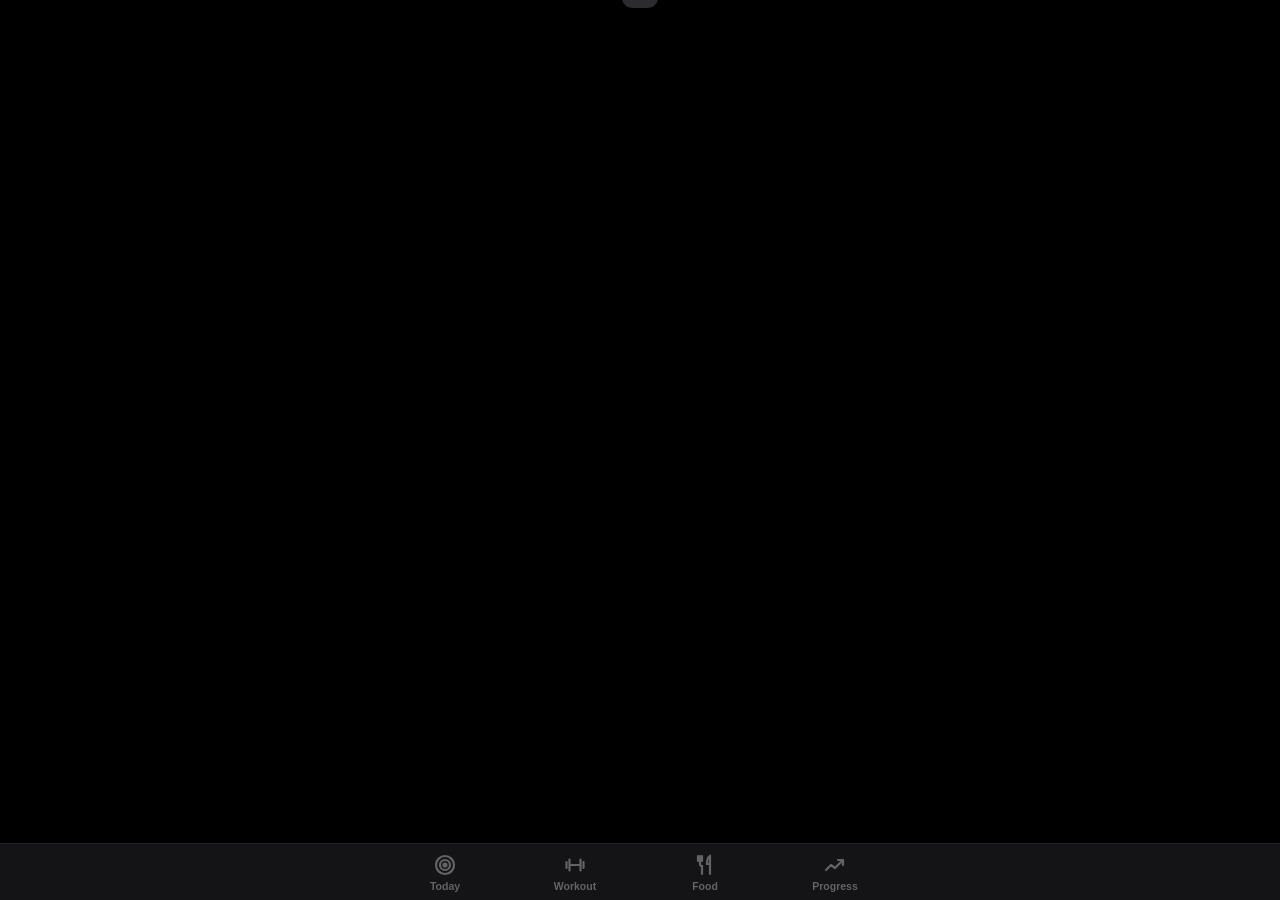
<file: v2/index.html>
<!DOCTYPE html>
<html lang="en">
<head>
<meta charset="utf-8">
<meta name="viewport" content="width=device-width, initial-scale=1">
<meta http-equiv="refresh" content="0; url=../">
<title>FitTracker has moved</title>
<style>body{background:#000;color:#98989F;font-family:-apple-system,sans-serif;text-align:center;padding:80px 20px}a{color:#A6FF00}</style>
</head>
<body>
<p>FitTracker now lives at the main address.</p>
<p><a href="../">Open FitTracker</a></p>
<script>
// The app moved from /v2/ to the site root. Your data is stored per site, so it carries over.
if ('serviceWorker' in navigator) {
  navigator.serviceWorker.getRegistrations()
    .then(rs => Promise.all(rs.filter(r => r.scope.endsWith('/v2/')).map(r => r.unregister())))
    .finally(() => location.replace('../'));
} else {
  location.replace('../');
}
</script>
</body>
</html>
</file>
<file: css/app.css>
:root {
  --bg: #000;
  --c1: #1C1C1E;
  --c2: #2C2C2E;
  --c3: #3A3A3C;
  --line: #2A2A2C;
  --t1: #FFFFFF;
  --t2: #98989F;
  --t3: #636366;
  --pink: #FA114F;
  --green: #A6FF00;
  --cyan: #00E5F0;
  --blue: #0A84FF;
  --orange: #FF9F0A;
  --yellow: #FFD60A;
  --purple: #BF5AF2;
  --red: #FF453A;
  --r: 18px;
  --safe-top: env(safe-area-inset-top, 0px);
  --safe-bot: env(safe-area-inset-bottom, 0px);
  --font: -apple-system, BlinkMacSystemFont, "SF Pro Text", "Segoe UI", Roboto, "Helvetica Neue", Arial, sans-serif;
  color-scheme: dark;
}
* { box-sizing: border-box; margin: 0; padding: 0; -webkit-tap-highlight-color: transparent; }
html, body { background: var(--bg); }
body {
  font-family: var(--font);
  color: var(--t1);
  font-size: 15px;
  -webkit-font-smoothing: antialiased;
  min-height: 100dvh;
  overflow-x: hidden;
}
button { touch-action: manipulation; font: inherit; color: inherit; background: none; border: none; cursor: pointer; }
input, select, textarea { font: inherit; color: var(--t1); }
input[type=number] { -moz-appearance: textfield; }
input::-webkit-outer-spin-button, input::-webkit-inner-spin-button { -webkit-appearance: none; margin: 0; }

.app { max-width: 520px; margin: 0 auto; padding: calc(var(--safe-top) + 10px) 16px calc(96px + var(--safe-bot)); }
.screen { display: none; }
.screen.active { display: block; animation: fade .18s ease; }
#screen-workout { padding-bottom: 70px; }
@keyframes fade { from { opacity: 0; transform: translateY(4px); } to { opacity: 1; transform: none; } }

/* ── header ── */
.top { display: flex; justify-content: space-between; align-items: flex-end; margin: 8px 2px 14px; gap: 10px; }
.eyebrow { font-size: 13px; color: var(--t2); font-weight: 600; text-transform: uppercase; letter-spacing: .4px; }
.title { font-size: 32px; font-weight: 800; letter-spacing: -.6px; line-height: 1.1; }
.icon-btn { width: 36px; height: 36px; border-radius: 50%; background: var(--c1); display: inline-flex; align-items: center; justify-content: center; color: var(--t2); font-size: 17px; flex-shrink: 0; }
.datenav { display: inline-flex; align-items: center; gap: 4px; }
.datenav button { color: var(--t2); font-size: 18px; padding: 0 6px; }

/* ── cards ── */
.card { background: var(--c1); border-radius: var(--r); padding: 14px; margin-bottom: 10px; }
.ch { font-size: 15px; font-weight: 700; margin-bottom: 10px; display: flex; justify-content: space-between; align-items: center; gap: 8px; }
.ch small, .muted { font-size: 13px; color: var(--t2); font-weight: 500; }
.dim { color: var(--t3); }
.sec-title { font-size: 20px; font-weight: 800; margin: 18px 2px 10px; letter-spacing: -.3px; }
.row { display: flex; align-items: center; gap: 10px; }
.between { justify-content: space-between; }
.grow { flex: 1; min-width: 0; }
.big { font-size: 40px; font-weight: 800; letter-spacing: -1px; line-height: 1; }
.num { font-variant-numeric: tabular-nums; }
.hr { height: 1px; background: var(--line); margin: 10px 0; }
.empty { color: var(--t3); font-size: 13.5px; text-align: center; padding: 14px 0; }

/* ── buttons ── */
.btn { display: block; width: 100%; background: var(--green); color: #000; font-weight: 800; font-size: 15px; border-radius: 14px; padding: 13px; text-align: center; }
.btn.ghost { background: var(--c2); color: var(--green); }
.btn.dark { background: var(--c2); color: var(--t1); }
.btn.danger { background: rgba(255,69,58,.15); color: var(--red); }
.btn.sm { display: inline-block; width: auto; padding: 8px 14px; font-size: 13.5px; border-radius: 100px; }
.btn:active { opacity: .75; }
.link { color: var(--green); font-weight: 700; font-size: 13.5px; }
.link.blue { color: var(--blue); }
.link.red { color: var(--red); }
.btn-row { display: flex; gap: 8px; }
.btn-row > * { flex: 1; }

/* ── chips ── */
.chips { display: flex; flex-wrap: wrap; gap: 7px; }
.chip { padding: 8px 12px; border-radius: 100px; background: var(--c2); font-size: 13px; font-weight: 600; color: var(--t2); white-space: nowrap; }
.chip.on { background: rgba(166,255,0,.14); color: var(--green); }
.chip.sel { background: var(--t1); color: #000; }
.chips.scroll { flex-wrap: nowrap; overflow-x: auto; scrollbar-width: none; margin: 0 -16px; padding: 0 16px; }
.chips.scroll::-webkit-scrollbar { display: none; }

/* ── tab bar ── */
.tabbar {
  position: fixed; left: 0; right: 0; bottom: 0; z-index: 50;
  background: rgba(22,22,24,.92); border-top: 1px solid #222;
  backdrop-filter: blur(20px) saturate(1.6); -webkit-backdrop-filter: blur(20px) saturate(1.6);
  padding-bottom: var(--safe-bot);
}
.tabbar-in { max-width: 520px; margin: 0 auto; display: flex; }
.tab { flex: 1; display: flex; flex-direction: column; align-items: center; gap: 3px; font-size: 10.5px; color: var(--t3); font-weight: 600; padding: 9px 0 8px; }
.tab svg { width: 24px; height: 24px; }
.tab.on { color: var(--green); }

/* ── rings ── */
.rings { display: flex; align-items: center; gap: 16px; }
.rings svg { flex-shrink: 0; }
.rings svg circle { transition: stroke-dasharray .6s cubic-bezier(.3,.7,.2,1); }
.leg > div { margin-bottom: 9px; }
.leg > div:last-child { margin-bottom: 0; }
.leg .l { font-size: 13px; font-weight: 600; }
.leg .v { font-size: 20px; font-weight: 800; letter-spacing: -.3px; }
.leg .v span { font-size: 13px; color: var(--t2); font-weight: 600; }

/* ── stats ── */
.mini { display: flex; gap: 14px; flex-wrap: wrap; margin-top: 4px; }
.mini div { font-size: 11.5px; color: var(--t2); }
.mini b { display: block; color: var(--t1); font-size: 14px; }
.grid3 { display: grid; grid-template-columns: repeat(3, 1fr); gap: 8px; margin-bottom: 10px; }
.grid2 { display: grid; grid-template-columns: repeat(2, 1fr); gap: 8px; }
.st { background: var(--c1); border-radius: 14px; padding: 10px; }
.card .st { background: var(--c2); }
.st .l { font-size: 11px; color: var(--t2); font-weight: 600; }
.st .v { font-size: 19px; font-weight: 800; margin-top: 3px; letter-spacing: -.3px; }
.bar { height: 8px; background: var(--c2); border-radius: 10px; overflow: hidden; margin-top: 5px; }
.bar i { display: block; height: 100%; border-radius: 10px; transition: width .5s; }
.macros { display: grid; grid-template-columns: 1.3fr 1fr 1fr; gap: 10px; margin-top: 12px; }
.macros .n { font-size: 11.5px; color: var(--t2); font-weight: 600; }
.macros .n b { color: var(--t1); }

.c-pink { color: var(--pink); } .c-green { color: var(--green); } .c-cyan { color: var(--cyan); }
.c-blue { color: var(--blue); } .c-orange { color: var(--orange); } .c-yellow { color: var(--yellow); }
.c-red { color: var(--red); } .c-purple { color: var(--purple); }

/* ── list rows ── */
.li { display: flex; align-items: center; gap: 10px; padding: 10px 0; border-top: 1px solid var(--line); }
.li:first-child { border-top: none; }
.card .ch + .li { border-top: 1px solid var(--line); }
.li .t { font-size: 14px; font-weight: 600; }
.li .s { font-size: 12px; color: var(--t2); margin-top: 1px; }
.li .k { text-align: right; font-weight: 700; font-size: 14px; white-space: nowrap; }
.li .k span { display: block; color: var(--blue); font-weight: 600; font-size: 12px; }
.li.tap:active { opacity: .6; }
.badge { display: inline-block; font-size: 10.5px; font-weight: 800; border-radius: 6px; padding: 2px 6px; vertical-align: middle; }
.badge.pr { background: var(--orange); color: #000; }
.badge.junk { background: rgba(255,69,58,.18); color: var(--red); }
.badge.prot { background: rgba(10,132,255,.18); color: var(--blue); }
.daybadge { width: 44px; text-align: center; padding: 6px 0; border-radius: 10px; font-size: 11px; font-weight: 800; background: var(--c2); color: var(--t2); flex-shrink: 0; }
.daybadge.today { background: var(--green); color: #000; }
.check { width: 22px; height: 22px; border-radius: 50%; border: 2px solid var(--c3); display: inline-flex; align-items: center; justify-content: center; font-size: 12px; flex-shrink: 0; }
.check.on { background: var(--green); border-color: var(--green); color: #000; font-weight: 900; }

/* ── workout session ── */
.sess-top { display: flex; justify-content: space-between; align-items: center; margin: 8px 2px 12px; }
.exn { font-size: 16px; font-weight: 800; color: var(--cyan); }
.sets { width: 100%; border-collapse: collapse; margin-top: 8px; font-size: 13.5px; }
.sets th { font-size: 11px; color: var(--t3); font-weight: 700; text-align: center; padding: 4px 0; }
.sets td { text-align: center; padding: 4px 2px; }
.sets td.p { color: var(--t3); font-size: 12px; }
.sets td.n { color: var(--t2); font-weight: 700; width: 28px; }
.sets input { width: 58px; background: var(--c2); border: none; border-radius: 8px; padding: 7px 0; font-weight: 700; text-align: center; outline: none; font-size: 16px; }
.sets input:focus { box-shadow: 0 0 0 2px var(--cyan); }
.sets input::placeholder { color: var(--t3); }
.tick { width: 34px; height: 30px; border-radius: 8px; background: var(--c2); display: inline-flex; align-items: center; justify-content: center; font-size: 14px; color: var(--t3); font-weight: 900; }
tr.done td { background: rgba(166,255,0,.07); }
tr.done .tick { background: var(--green); color: #000; }
tr.done input { background: transparent; }
.rm-set { color: var(--t3); font-size: 16px; width: 22px; }
.hint { margin-top: 8px; font-size: 12.5px; color: var(--yellow); background: rgba(255,214,10,.1); border-radius: 10px; padding: 8px 10px; }
.note { margin-top: 8px; font-size: 12.5px; color: var(--t2); background: var(--c2); border-radius: 10px; padding: 8px 10px; }

/* ── rest timer ── */
.rest {
  position: fixed; left: 50%; transform: translateX(-50%); z-index: 60;
  bottom: calc(70px + var(--safe-bot)); width: calc(100% - 32px); max-width: 488px;
  background: #0c2a2c; border: 1px solid rgba(0,229,240,.45); color: var(--cyan);
  border-radius: 16px; padding: 12px 14px; display: none; align-items: center; gap: 12px;
  font-weight: 700; font-size: 15px; box-shadow: 0 10px 30px rgba(0,0,0,.5); overflow: hidden;
}
.rest.show { display: flex; }
.rest .prog { position: absolute; left: 0; top: 0; bottom: 0; background: rgba(0,229,240,.14); transition: width .25s linear; }
.rest > *:not(.prog) { position: relative; }
.rest .time { font-size: 20px; font-variant-numeric: tabular-nums; }
.rest button { color: var(--t1); background: rgba(255,255,255,.1); border-radius: 100px; padding: 6px 11px; font-size: 13px; font-weight: 700; }

/* ── forms ── */
.field { margin-bottom: 12px; }
.field label, .lbl { display: block; font-size: 12px; font-weight: 700; color: var(--t2); margin-bottom: 6px; }
.inp, .field input, .field select, .field textarea {
  width: 100%; background: var(--c2); border: 1px solid transparent; border-radius: 12px; padding: 11px 12px; outline: none; font-size: 16px;
}
.inp:focus, .field input:focus, .field select:focus, .field textarea:focus { border-color: var(--green); }
.unit-wrap { position: relative; }
.unit-wrap span { position: absolute; right: 12px; top: 50%; transform: translateY(-50%); color: var(--t3); font-size: 13px; font-weight: 600; pointer-events: none; }
.seg { display: flex; background: var(--c1); border-radius: 10px; padding: 3px; margin-bottom: 12px; }
.card .seg, .sheet .seg { background: var(--c2); }
.seg button { flex: 1; text-align: center; font-size: 13px; font-weight: 600; padding: 7px 4px; color: var(--t2); border-radius: 8px; }
.seg button.on { background: var(--c3); color: var(--t1); }
.scale { display: flex; gap: 6px; }
.scale button { flex: 1; background: var(--c2); border-radius: 10px; padding: 10px 0; font-size: 17px; }
.scale button.on { background: var(--green); color: #000; font-weight: 800; }
.stepper { display: flex; align-items: center; gap: 10px; }
.stepper button { width: 44px; height: 44px; border-radius: 12px; background: var(--c2); font-size: 22px; font-weight: 700; color: var(--green); }
.stepper .val { flex: 1; text-align: center; font-size: 24px; font-weight: 800; }
.search { width: 100%; background: var(--c1); border: none; border-radius: 12px; padding: 11px 12px; font-size: 16px; outline: none; margin-bottom: 10px; }
.sheet .search { background: var(--c2); }

/* ── sheet / modal ── */
.overlay { position: fixed; inset: 0; background: rgba(0,0,0,.6); z-index: 90; display: none; }
.overlay.show { display: block; animation: fadeIn .2s; }
@keyframes fadeIn { from { opacity: 0; } }
.sheet {
  position: fixed; left: 0; right: 0; bottom: 0; z-index: 100; max-width: 520px; margin: 0 auto;
  background: #141416; border-radius: 22px 22px 0 0; max-height: 92dvh; display: none; flex-direction: column;
  padding-bottom: var(--safe-bot);
}
.sheet.show { display: flex; animation: up .25s cubic-bezier(.2,.8,.2,1); }
@keyframes up { from { transform: translateY(40%); opacity: .4; } }
.sheet-h { display: flex; align-items: center; justify-content: space-between; padding: 16px 16px 10px; gap: 10px; }
.sheet-h h2 { font-size: 19px; font-weight: 800; letter-spacing: -.3px; }
.sheet-b { overflow-y: auto; padding: 4px 16px 20px; -webkit-overflow-scrolling: touch; }
.sheet .card { background: var(--c1); }

/* ── toast ── */
.toast {
  position: fixed; top: calc(var(--safe-top) + 12px); left: 50%; transform: translateX(-50%) translateY(-120%);
  background: #2C2C2E; color: var(--t1); border-radius: 100px; padding: 10px 18px; font-size: 14px; font-weight: 700;
  z-index: 200; transition: transform .3s cubic-bezier(.2,.8,.2,1); box-shadow: 0 10px 30px rgba(0,0,0,.5); max-width: 90%; text-align: center;
}
.toast.show { transform: translateX(-50%) translateY(0); }

/* ── charts ── */
.chart { width: 100%; height: auto; display: block; }
.chart text { fill: var(--t3); font-size: 10px; font-family: var(--font); }
.heat { display: grid; grid-template-columns: repeat(14, 1fr); gap: 3px; }
.heat i { aspect-ratio: 1; border-radius: 3px; background: var(--c2); }
.heat i.on { background: var(--green); }
.heat i.fut { background: transparent; }

.tip { background: rgba(10,132,255,.12); border: 1px solid rgba(10,132,255,.35); border-radius: 14px; padding: 11px 12px; font-size: 13.5px; line-height: 1.45; margin-bottom: 8px; }
.tip b { color: var(--blue); }
.tip.good { background: rgba(166,255,0,.08); border-color: rgba(166,255,0,.3); }
.tip.good b { color: var(--green); }
.tip.warn { background: rgba(255,159,10,.1); border-color: rgba(255,159,10,.35); }
.tip.warn b { color: var(--orange); }

/* ── week strip ── */
.week { display: grid; grid-template-columns: repeat(7, 1fr); gap: 4px; margin-bottom: 10px; }
.wd { display: flex; flex-direction: column; align-items: center; gap: 3px; padding: 7px 0 6px; border-radius: 14px; }
.wd.sel { background: var(--c1); }
.wd .wl { font-size: 10.5px; font-weight: 700; color: var(--t3); }
.wd .wn { font-size: 11.5px; font-weight: 700; color: var(--t2); }
.wd.sel .wl, .wd.sel .wn { color: var(--t1); }
.wd:active { opacity: .6; }

/* ring draw-in when a tab opens */
@keyframes ringIn { from { stroke-dasharray: 0 var(--circ); } }
.anim .rings .rp { animation: ringIn .9s cubic-bezier(.3,.7,.2,1) both; }

/* ── coach nudges ── */
.coach { display: flex; gap: 11px; align-items: center; background: linear-gradient(135deg, #1b2410, #1C1C1E 60%); border: 1px solid rgba(166,255,0,.18); border-radius: var(--r); padding: 12px 14px; margin-bottom: 10px; font-size: 13.5px; line-height: 1.4; color: #d5d5da; }
.coach b { color: var(--t1); }
.coach .ci { font-size: 22px; flex-shrink: 0; }
.coach > div { flex: 1; }
.tap:active { opacity: .7; }

/* ── water glass ── */
.glass { position: relative; width: 110px; height: 150px; margin: 6px auto 0; border: 3px solid var(--c3); border-top: none; border-radius: 0 0 22px 22px; overflow: hidden; display: flex; align-items: center; justify-content: center; }
.glass i { position: absolute; left: 0; right: 0; bottom: 0; background: linear-gradient(180deg, #38c8ff, #0A84FF); transition: height .4s; }
.glass b { position: relative; font-size: 22px; font-weight: 800; text-shadow: 0 1px 6px rgba(0,0,0,.6); }

/* ── awards ── */
.awards { display: grid; grid-template-columns: repeat(3, 1fr); gap: 8px; margin-bottom: 10px; }
.aw { background: var(--c1); border-radius: 16px; padding: 12px 8px 10px; text-align: center; }
.aw .ai { font-size: 30px; line-height: 1.1; filter: grayscale(1); opacity: .35; }
.aw.done .ai { filter: none; opacity: 1; }
.aw.done { background: linear-gradient(160deg, #26300f, #1C1C1E 70%); box-shadow: inset 0 0 0 1px rgba(166,255,0,.25); }
.aw .an { font-size: 12.5px; font-weight: 700; margin-top: 6px; }
.aw .ad { font-size: 10.5px; color: var(--t2); margin-top: 2px; line-height: 1.3; min-height: 27px; }
.aw .bar { height: 4px; margin-top: 7px; }
.streaks { display: grid; grid-template-columns: repeat(4, 1fr); gap: 8px; margin-bottom: 10px; }
.streaks .st { text-align: center; }
.streaks .v { font-size: 22px; }

/* ── confetti ── */
.confetti { position: fixed; inset: 0; pointer-events: none; z-index: 300; overflow: hidden; }
.confetti i { position: absolute; top: -20px; border-radius: 2px; animation: fall linear forwards; }
@keyframes fall { to { transform: translate(var(--x), 105vh) rotate(var(--r)); opacity: .9; } }

.hbar { display: grid; grid-template-columns: 84px 1fr 30px; align-items: center; gap: 8px; font-size: 12.5px; padding: 4px 0; }
.hbar .bar { margin: 0; }
.hbar span:last-child { text-align: right; color: var(--t2); font-weight: 700; }
</file>
